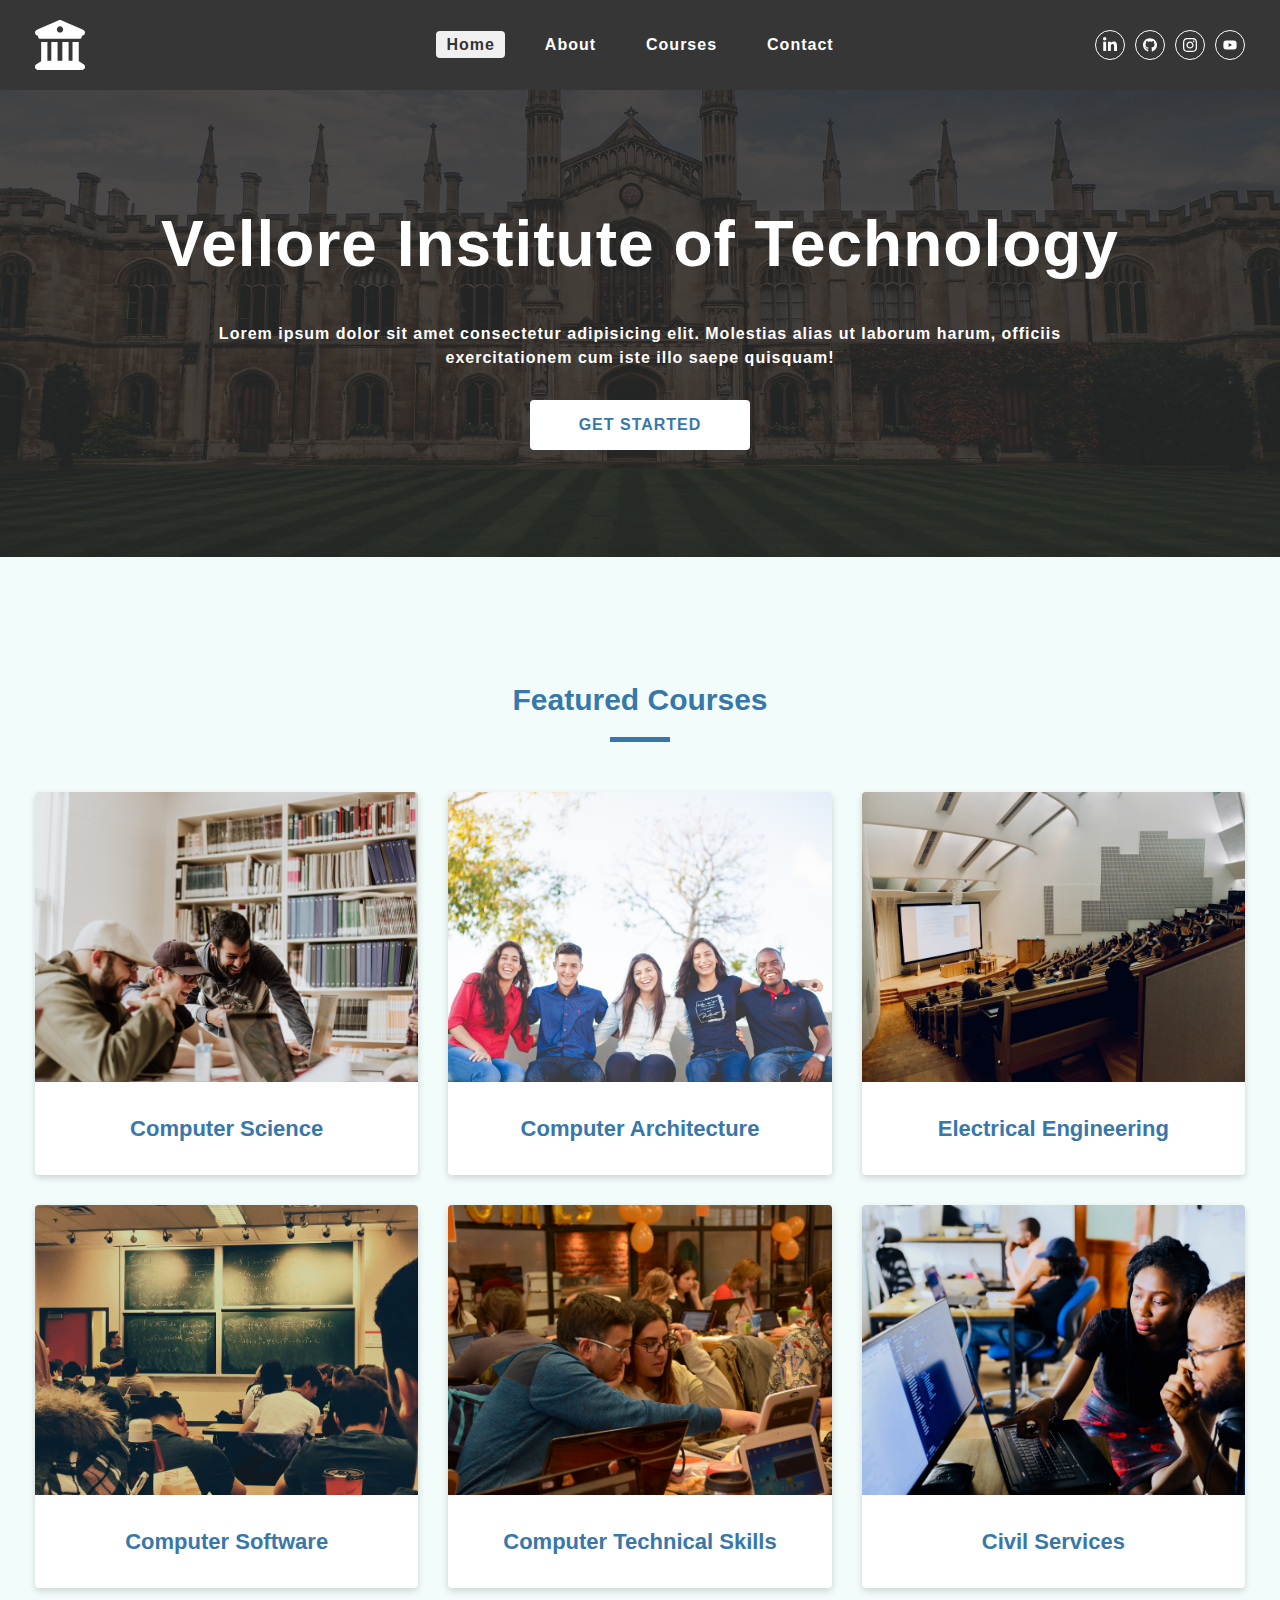
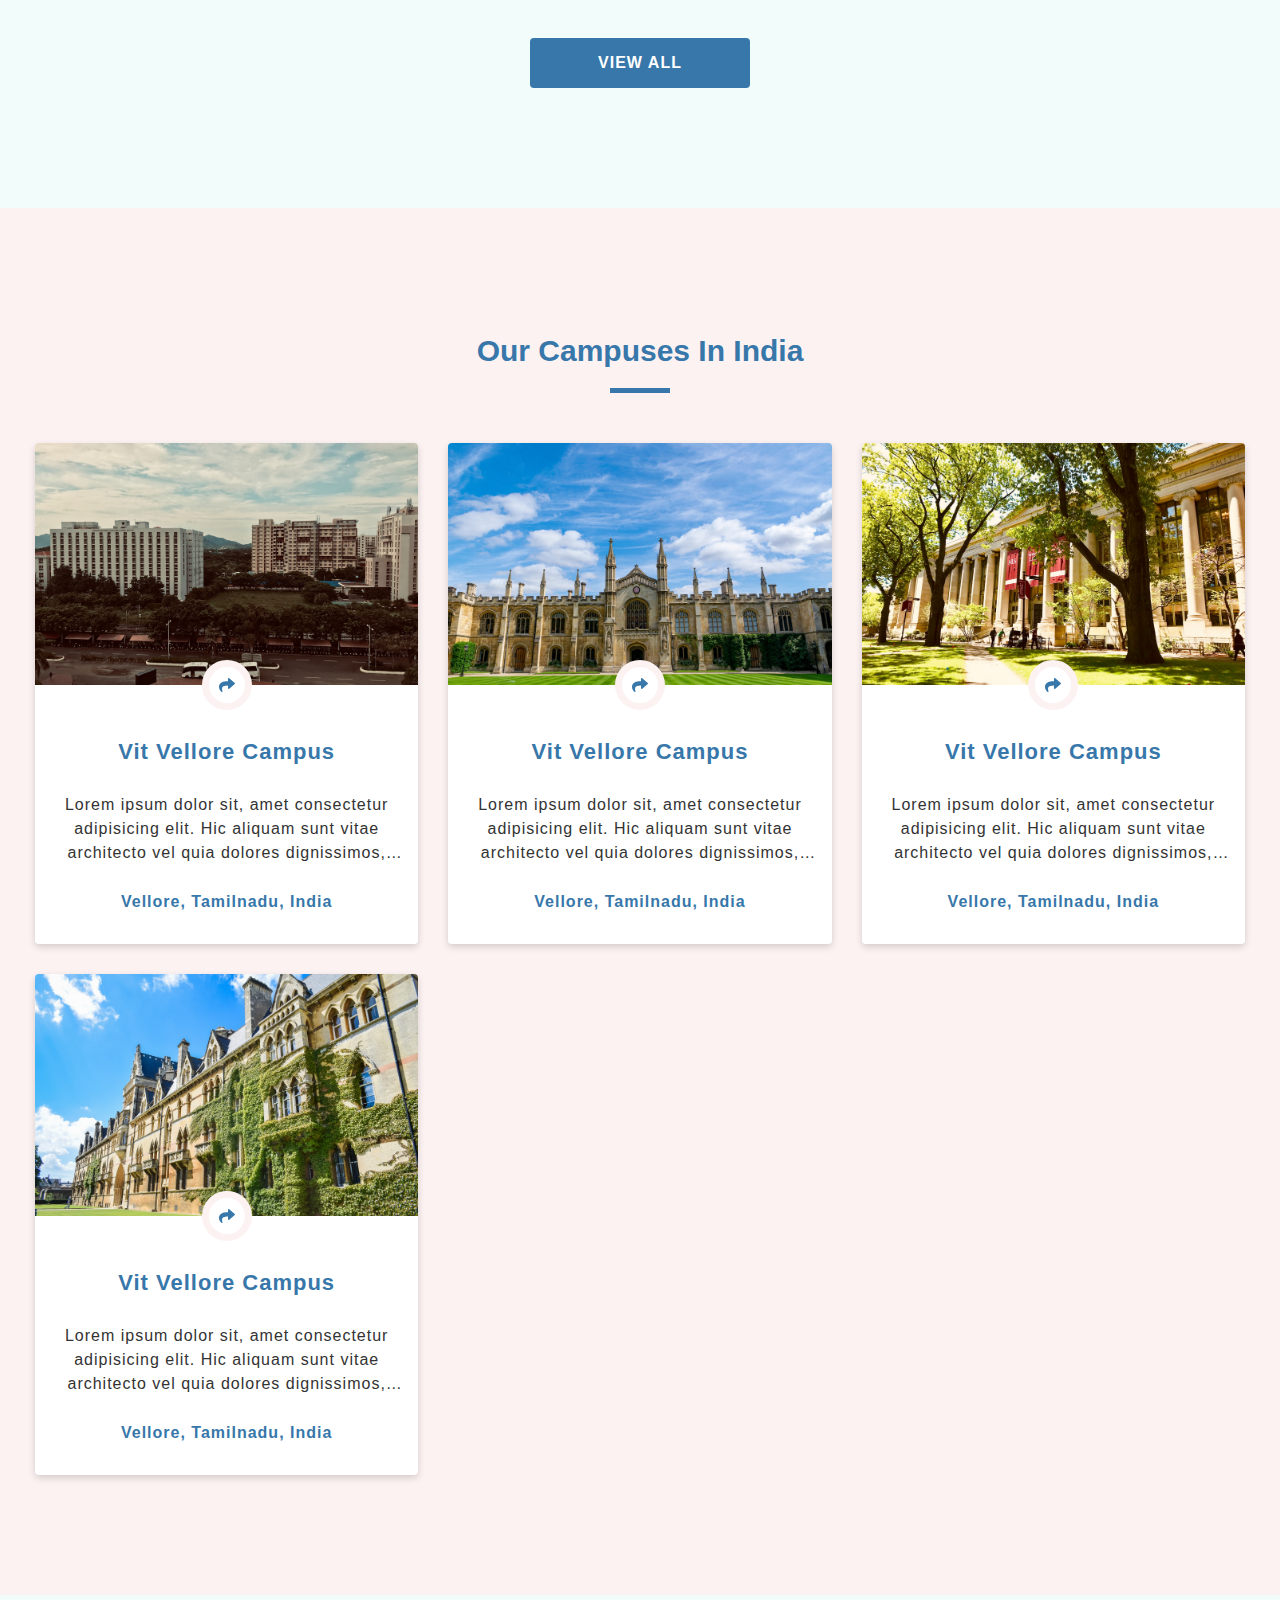
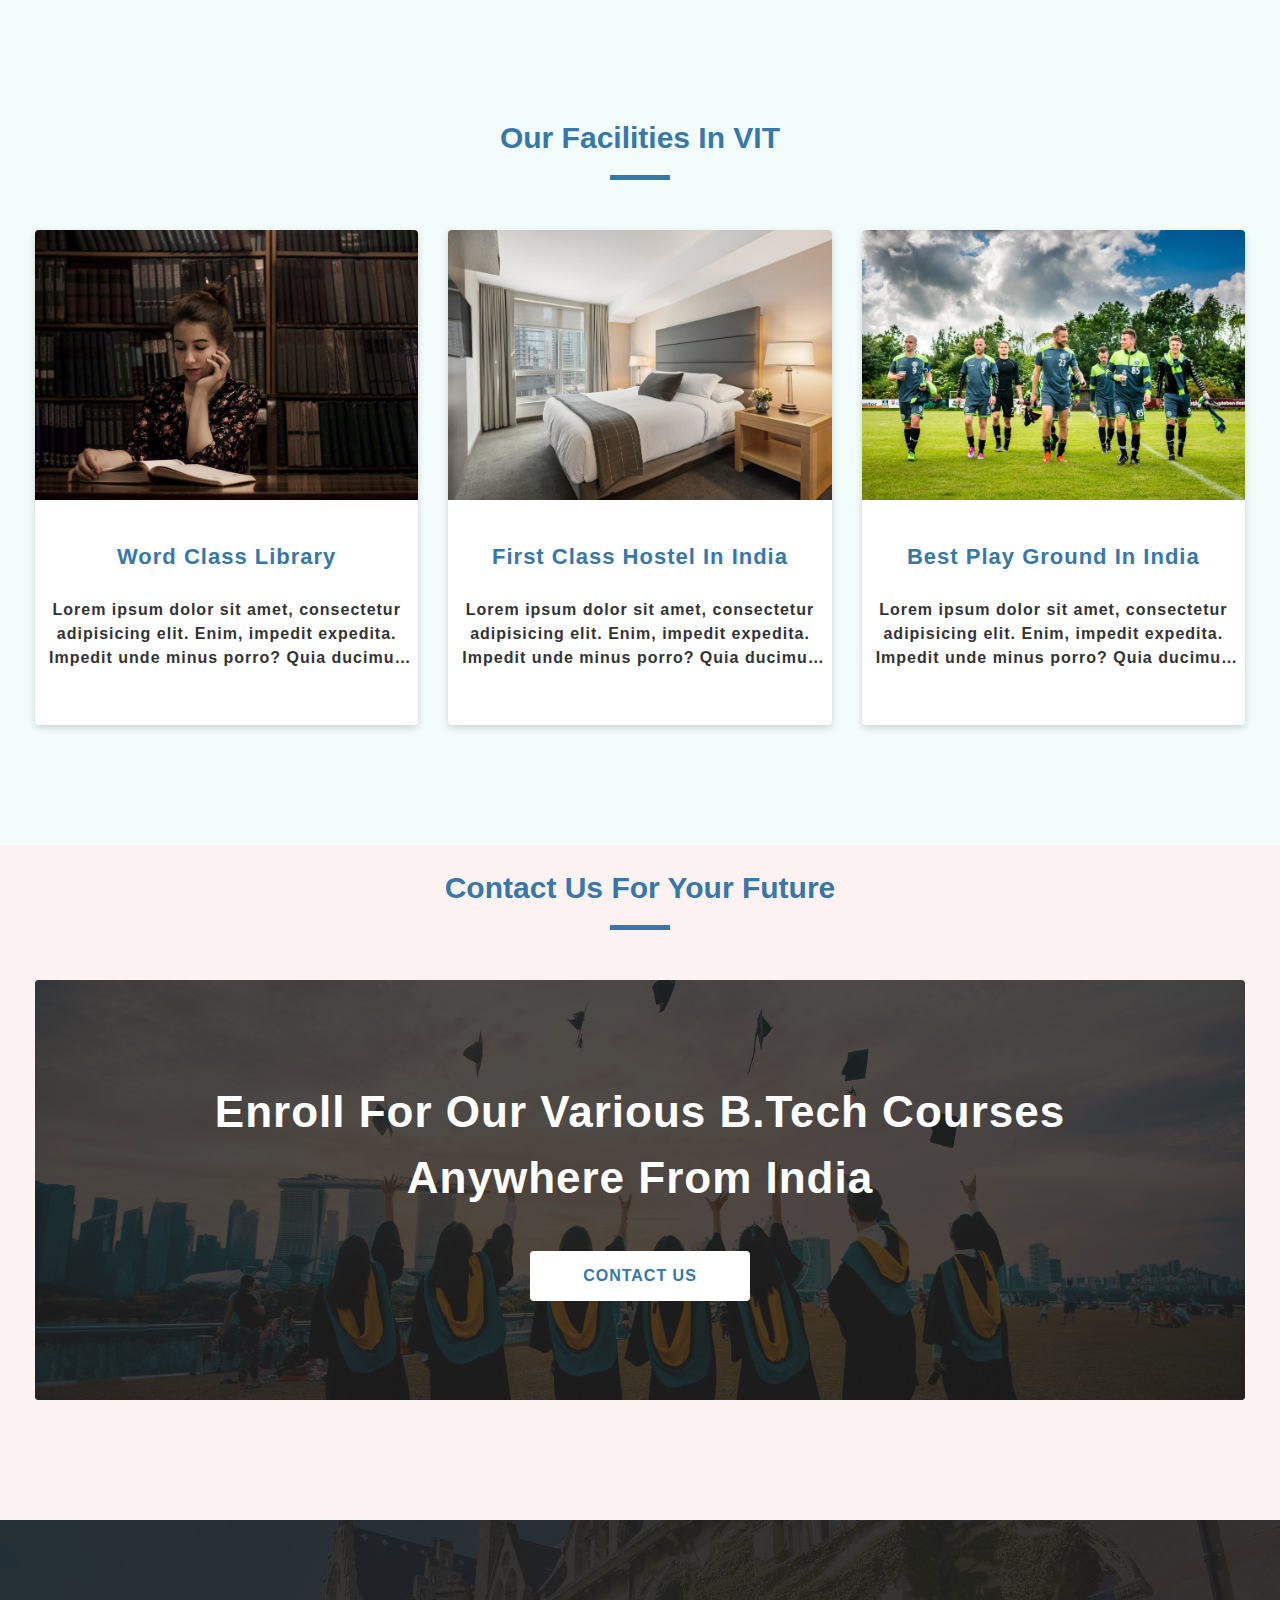
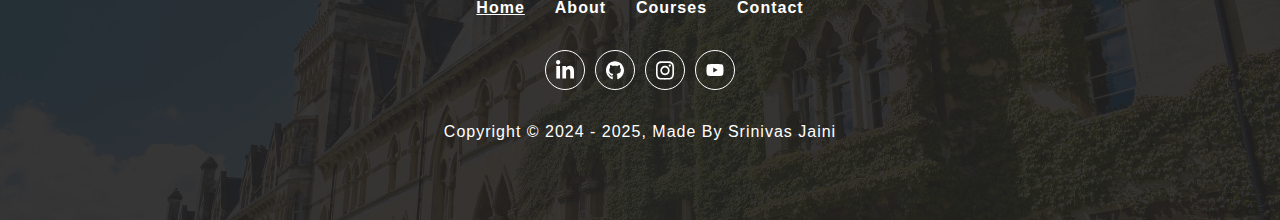
<file: index.html>
<!DOCTYPE html>
<html lang="en">

<head>
    <meta charset="UTF-8">
    <meta name="viewport" content="width=device-width, initial-scale=1.0">
    <title>SrinivaS || Vellore Institute of Technology</title>
    <link rel="shortcut icon" href="./icons/university.svg" type="image/x-icon">
    <link rel="stylesheet" href="./css/style.css">
    <link rel="stylesheet" href="./css/navbar.css">
    <link rel="stylesheet" href="./css/common.css">
    <link rel="stylesheet" href="./css/sidebar.css">
    <link rel="stylesheet" href="./css/footer.css">
    <link rel="stylesheet" href="./css/home.css">
</head>

<body>
    <!-- nav section start -->
    <nav class="nav-container">
        <div class="nav-center wrapper">
            <div class="logo-section">
                <a href="./">
                    <img src="./icons/university.svg" alt="university logo" class="logo">
                </a>
            </div>
            <div class="hamburger">
                <img src="./icons/bars.svg" alt="sidebar open button">
            </div>
            <div class="nav-links-main">
                <ul class="nav-links">
                    <li><a href="./" class="nav-link active">home</a></li>
                    <li><a href="./about.html" class="nav-link">about</a></li>
                    <li><a href="./courses.html" class="nav-link">courses</a></li>
                    <li><a href="./contact.html" class="nav-link">contact</a></li>
                </ul>
            </div>
            <div class="nav-social-links-main">
                <ul class="nav-social-links">
                    <li class="nav-social-link">
                        <a href="#">
                            <img src="./icons/linkedin.svg" alt="linkedin">
                        </a>
                    </li>
                    <li class="nav-social-link">
                        <a href="#">
                            <img src="./icons/github.svg" alt="github">
                        </a>
                    </li>
                    <li class="nav-social-link">
                        <a href="#">
                            <img src="./icons/instagram.svg" alt="instagram">
                        </a>
                    </li>
                    <li class="nav-social-link">
                        <a href="#">
                            <img src="./icons/youtube.svg" alt="youtube">
                        </a>
                    </li>
                </ul>
            </div>
        </div>
    </nav>
    <!-- nav section end -->

    <!-- sidebar section start -->
    <aside class="sidebar-container">
        <div class="sidebar-center wrapper">
            <div class="side-header">
                <div class="logo-section">
                    <a href="./">
                        <img src="./icons/university.svg" alt="sidebar logo">
                    </a>
                </div>
                <div class="close-button">
                    <img src="./icons/close.svg" alt="sidebar close button">
                </div>
            </div>
            <div class="sidebar-content paddingTopMobile-fifty">
                <div class="sidebar-links-main">
                    <ul class="sidebar-links">
                        <li><a href="./" class="nav-link active">home</a></li>
                        <li><a href="./about.html" class="nav-link">about</a></li>
                        <li><a href="./courses.html" class="nav-link">courses</a></li>
                        <li><a href="./contact.html" class="nav-link">contact</a></li>
                    </ul>
                </div>
            </div>
        </div>
    </aside>
    <!-- sidebar section end -->

    <!-- hero section start -->
    <div class="page-hero-container">
        <div class="page-hero">
            <div class="hero-img-component">
                <div class="img-container">
                    <img src="./assets/university-banner.jpeg" alt="university banner image">
                </div>
            </div>
            <div class="hero-box paddingBottomMobile-thirty paddingTopMobile-thirty">
                <div class="hero-content text-container text-center wrapper ">
                    <h1 class="heading">Vellore Institute of Technology</h1>
                    <p class="desc">Lorem ipsum dolor sit amet consectetur adipisicing elit. Molestias alias ut laborum
                        harum, officiis exercitationem cum iste illo saepe quisquam!</p>
                    <div class="button-container">
                        <a href="./contact.html" class="home-button button-primary-light">get started</a>
                    </div>
                </div>
            </div>
        </div>
    </div>
    <!-- hero section end -->

    <!-- featured courses start -->
    <div class="featured-courses-container light-blue-background">
        <div class="featured-courses-center wrapper">
            <div class="section-title paddingTopDesktop-hundred 
            paddingTopMobile-fifty">
                <h3 class="title">featured courses</h3>
                <div class="underline"></div>
            </div>
            <section
                class="featured-courses paddingTopDesktop-fifty paddingBottomDesktop-fifty paddingTopMobile-fifty paddingBottomMobile-fifty three-column-layout">
                <!-- single course start -->
                <article class="single-course">
                    <div class="img-container">
                        <img src="./assets/course-1.jpeg" alt="course one">
                    </div>
                    <div class="course-title">
                        <p>computer science</p>
                    </div>

                </article>
                <!-- single course end -->
                <!-- single course start -->
                <article class="single-course">
                    <div class="img-container">
                        <img src="./assets/course-2.jpeg" alt="course two">
                    </div>
                    <div class="course-title">
                        <p>computer architecture</p>
                    </div>

                </article>
                <!-- single course end -->
                <!-- single course start -->
                <article class="single-course">
                    <div class="img-container">
                        <img src="./assets/course-3.jpeg" alt="course three">
                    </div>
                    <div class="course-title">
                        <p>electrical engineering</p>
                    </div>

                </article>
                <!-- single course end -->
                <!-- single course start -->
                <article class="single-course">
                    <div class="img-container">
                        <img src="./assets/course-4.jpeg" alt="course four">
                    </div>
                    <div class="course-title">
                        <p>computer software</p>
                    </div>

                </article>
                <!-- single course end -->
                <!-- single course start -->
                <article class="single-course">
                    <div class="img-container">
                        <img src="./assets/course-5.jpeg" alt="course five">
                    </div>
                    <div class="course-title">
                        <p>computer technical skills</p>
                    </div>

                </article>
                <!-- single course end -->
                <!-- single course start -->
                <article class="single-course">
                    <div class="img-container">
                        <img src="./assets/course-6.jpeg" alt="course six">
                    </div>
                    <div class="course-title">
                        <p>civil services</p>
                    </div>

                </article>
                <!-- single course end -->
            </section>
            <div class="paddingBottomMobile-fifty paddingBottomDesktop-hundred text-center">
                <a href="./courses.html" class="button-primary-dark">view all</a>
            </div>
        </div>
    </div>
    <!-- featured courses end -->

    <!-- our campuses start -->
    <div class="our-compuses-container light-pink-background">
        <div class="our-compuses-center wrapper">
            <div class="section-title paddingTopDesktop-hundred paddingTopMobile-fifty">
                <h3 class="title">our campuses in india</h3>
                <div class="underline"></div>
            </div>
            <section
                class="our-campuses paddingTopDesktop-fifty paddingBottomDesktop-hundred paddingBottomMobile-fifty paddingTopMobile-fifty three-column-layout">
                <!-- single campuss start  -->
                <article class="each-campus">
                    <div class="img-container">
                        <img src="./assets/campus-1.jpeg" alt="campus 1">
                        <a href="#" class="share-icon-campus">
                            <img src="./icons/share.svg" alt="share icon">
                        </a>
                    </div>
                    <div class="campus-info text-center">
                        <h2 class="campus-title">vit vellore campus</h2>
                        <p class="desc">Lorem ipsum dolor sit, amet consectetur adipisicing elit. Hic aliquam sunt vitae
                            architecto vel quia dolores dignissimos, provident quisquam tempore.</p>
                        <h4 class="address">vellore, tamilnadu, india</h4>
                    </div>
                </article>
                <!-- single campuss end -->
                <!-- single campuss start  -->
                <article class="each-campus">
                    <div class="img-container">
                        <img src="./assets/campus-2.jpeg" alt="campus 2">
                        <a href="#" class="share-icon-campus">
                            <img src="./icons/share.svg" alt="share icon">
                        </a>
                    </div>
                    <div class="campus-info text-center">
                        <h2 class="campus-title">vit vellore campus</h2>
                        <p class="desc">Lorem ipsum dolor sit, amet consectetur adipisicing elit. Hic aliquam sunt vitae
                            architecto vel quia dolores dignissimos, provident quisquam tempore.</p>
                        <h4 class="address">vellore, tamilnadu, india</h4>
                    </div>
                </article>
                <!-- single campuss end -->
                <!-- single campuss start  -->
                <article class="each-campus">
                    <div class="img-container">
                        <img src="./assets/campus-3.jpeg" alt="campus 3">
                        <a href="#" class="share-icon-campus">
                            <img src="./icons/share.svg" alt="share icon">
                        </a>
                    </div>
                    <div class="campus-info text-center">
                        <h2 class="campus-title">vit vellore campus</h2>
                        <p class="desc">Lorem ipsum dolor sit, amet consectetur adipisicing elit. Hic aliquam sunt vitae
                            architecto vel quia dolores dignissimos, provident quisquam tempore.</p>
                        <h4 class="address">vellore, tamilnadu, india</h4>
                    </div>
                </article>
                <!-- single campuss end -->
                <!-- single campuss start  -->
                <article class="each-campus">
                    <div class="img-container">
                        <img src="./assets/campus-4.jpeg" alt="campus 4">
                        <a href="#" class="share-icon-campus">
                            <img src="./icons/share.svg" alt="share icon">
                        </a>
                    </div>
                    <div class="campus-info text-center">
                        <h2 class="campus-title">vit vellore campus</h2>
                        <p class="desc">Lorem ipsum dolor sit, amet consectetur adipisicing elit. Hic aliquam sunt vitae
                            architecto vel quia dolores dignissimos, provident quisquam tempore.</p>
                        <h4 class="address">vellore, tamilnadu, india</h4>
                    </div>
                </article>
                <!-- single campuss end -->
            </section>
        </div>
    </div>
    <!-- our campuses end -->

    <!-- facilities section start -->
    <div class="our-facilities-container light-blue-background">
        <div class="our-facilities-center wrapper">
            <div class="section-title paddingTopDesktop-hundred paddingTopMobile-fifty">
                <h3 class="title">our facilities in VIT</h3>
                <div class="underline"></div>
            </div>
            <section
                class="our-faciities paddingTopDesktop-fifty paddingBottomDesktop-hundred paddingTopMobile-fifty paddingBottomMobile-fifty three-column-layout">
                <!-- single facility start -->
                <article class="each-facility">
                    <div class="img-container">
                        <img src="./assets/facility-1.jpeg" alt="facility-1" class="img">
                    </div>
                    <div
                        class="facility-info text-center paddingTopMobile-thirty paddingTopDesktop-fourty paddingBottomDesktop-thirty">
                        <h3 class="facility-title">word class library</h3>
                        <p class="facility-desc">Lorem ipsum dolor sit amet, consectetur adipisicing elit. Enim, impedit
                            expedita. Impedit unde minus porro? Quia ducimus repellat voluptate, dolores in id facere
                            animi ipsa velit rerum commodi possimus necessitatibus iure minima voluptates? Ratione
                            aliquam neque a dolore? Et aut omnis expedita. Eum fuga itaque quidem molestias aperiam
                            recusandae vero?</p>
                    </div>
                </article>
                <!-- single facility end -->
                <!-- single facility start -->
                <article class="each-facility">
                    <div class="img-container">
                        <img src="./assets/facility-2.jpeg" alt="facility-2" class="img">
                    </div>
                    <div
                        class="facility-info text-center paddingTopMobile-thirty paddingTopDesktop-fourty paddingBottomDesktop-thirty">
                        <h3 class="facility-title">first class hostel in india</h3>
                        <p class="facility-desc">Lorem ipsum dolor sit amet, consectetur adipisicing elit. Enim, impedit
                            expedita. Impedit unde minus porro? Quia ducimus repellat voluptate, dolores in id facere
                            animi ipsa velit rerum commodi possimus necessitatibus iure minima voluptates? Ratione
                            aliquam neque a dolore? Et aut omnis expedita. Eum fuga itaque quidem molestias aperiam
                            recusandae vero?</p>
                    </div>
                </article>
                <!-- single facility end -->
                <!-- single facility start -->
                <article class="each-facility">
                    <div class="img-container">
                        <img src="./assets/facility-3.jpeg" alt="facility-3" class="img">
                    </div>
                    <div
                        class="facility-info text-center paddingTopMobile-thirty paddingTopDesktop-fourty paddingBottomDesktop-thirty">
                        <h3 class="facility-title">best play ground in india</h3>
                        <p class="facility-desc">Lorem ipsum dolor sit amet, consectetur adipisicing elit. Enim, impedit
                            expedita. Impedit unde minus porro? Quia ducimus repellat voluptate, dolores in id facere
                            animi ipsa velit rerum commodi possimus necessitatibus iure minima voluptates? Ratione
                            aliquam neque a dolore? Et aut omnis expedita. Eum fuga itaque quidem molestias aperiam
                            recusandae vero?</p>
                    </div>
                </article>
                <!-- single facility end -->
            </section>
        </div>
    </div>
    <!-- facilites section end -->
    <!-- contact promotion section start -->
    <div class="contact-promotion-container light-pink-background">
        <div class="contact-promotion-center wrapper">
            <div class="section-title">
                <h3 class="title">contact us for your future</h3>
                <div class="underline"></div>
            </div>
            <section
                class="contact-promotion paddingTopDesktop-fifty paddingBottomDesktop-hundred paddingTopMobile-fifty paddingBottomMobile-fifty">
                <div class="contact-promo-img">
                    <img src="./assets/contact-promotion.jpeg" alt="contact us promotion image">
                    <div class="contact-info-container text-center text-container">
                        <h2 class="contact-heading">enroll for our various b.tech courses anywhere from india</h2>
                        <a href="./contact.html" class="button-primary-light">contact us</a>
                    </div>
                </div>
            </section>
        </div>
    </div>
    <!-- contact promotion section end -->

    <!-- footer section start -->
    <footer class="footer-container">
        <div class="footer-center wrapper">
            <div class="footer-links-main">
                <ul class="footer-links">
                    <li><a href="./" class="footer-link active">home</a></li>
                    <li><a href="./about.html" class="footer-link">about</a></li>
                    <li><a href="./courses.html" class="footer-link">courses</a></li>
                    <li><a href="./contact.html" class="footer-link">contact</a></li>
                </ul>
            </div>
            <div class="social-links-main">
                <ul class="social-links">
                    <li class="social-link"><a href="#"><img src="./icons/linkedin.svg" alt="linkedin"></a></li>
                    <li class="social-link"><a href="#"><img src="./icons/github.svg" alt="github"></a></li>
                    <li class="social-link"><a href="#"><img src="./icons/instagram.svg" alt="instagram"></a></li>
                    <li class="social-link"><a href="#"><img src="./icons/youtube.svg" alt="youtube"></a></li>
                </ul>
            </div>
            <div class="footer-copy-right">
                <p>
                    copyright &copy; 2024 - <span class="copyright-date">2025</span>, made by srinivas jaini
                </p>
            </div>
        </div>

    </footer>
    <!-- footer section end -->

    <!-- script -->
    <script src="./js/app.js"></script>
</body>

</html>
</file>
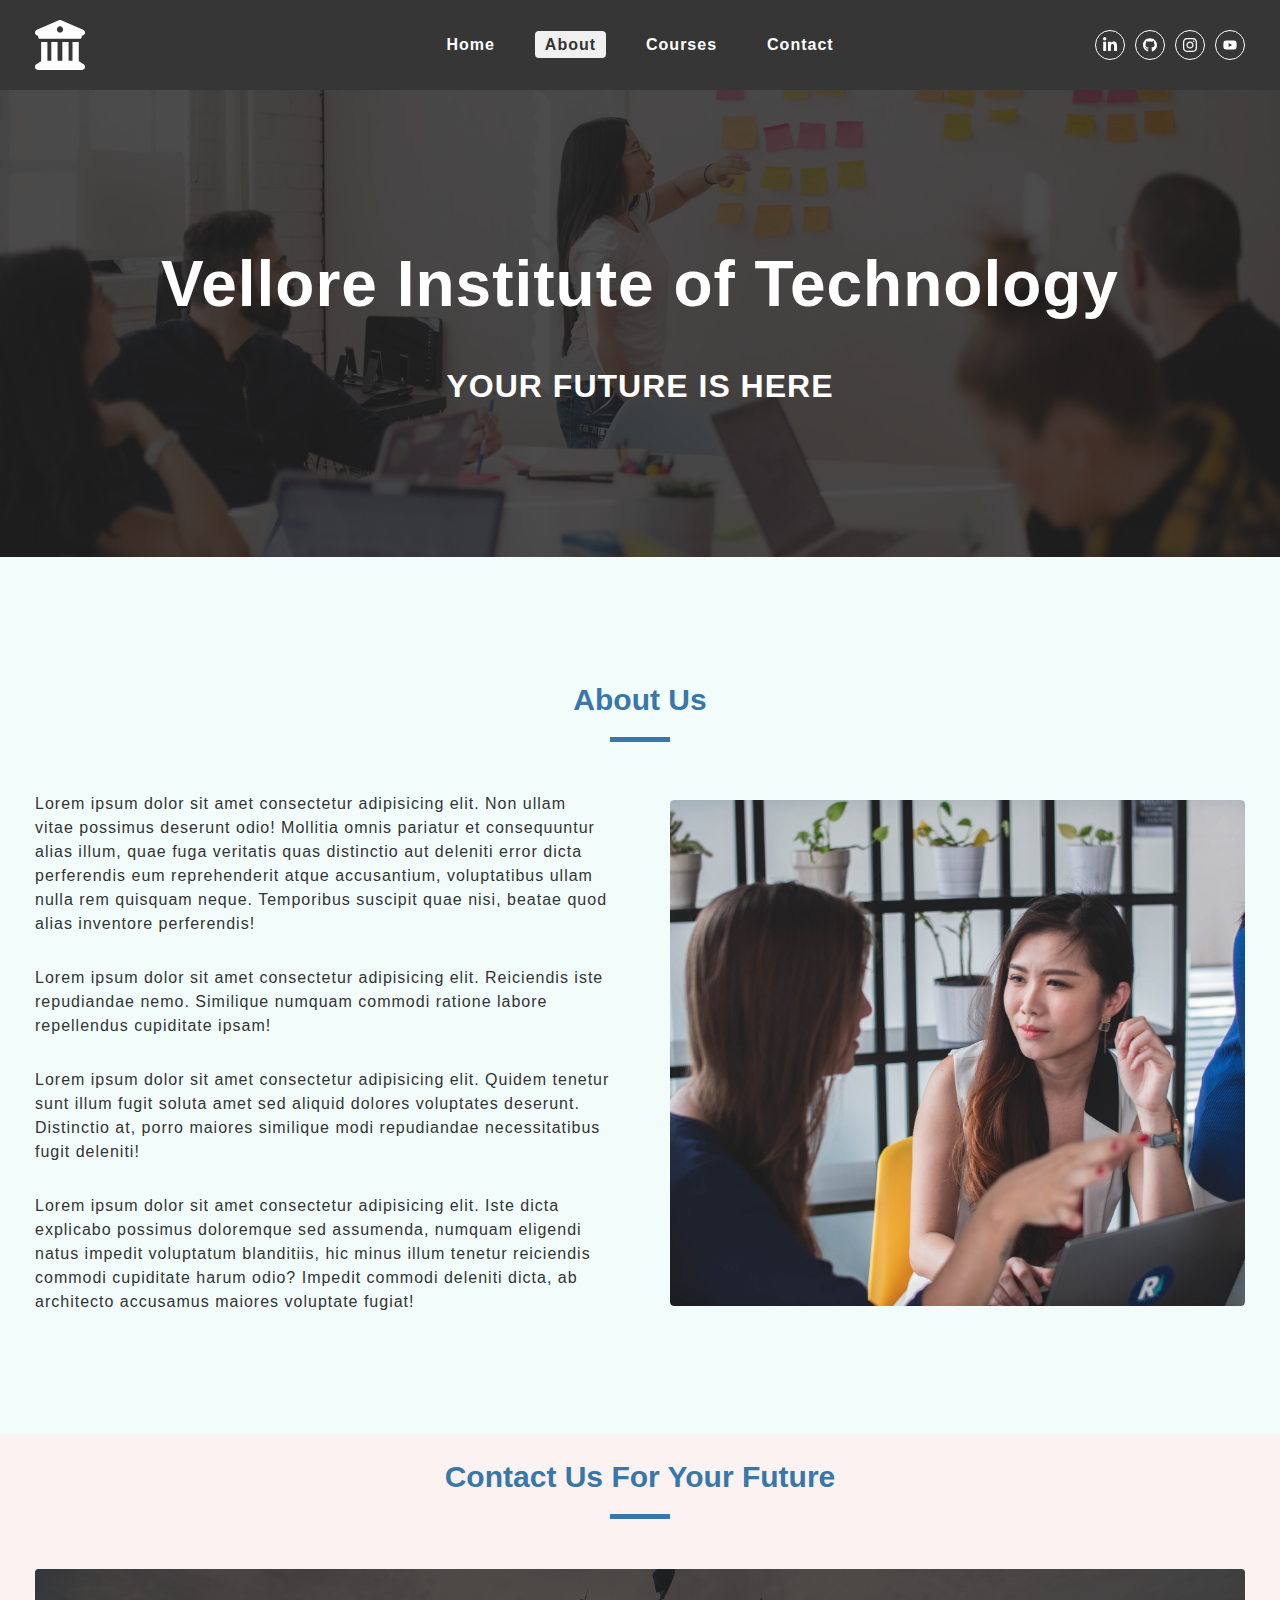
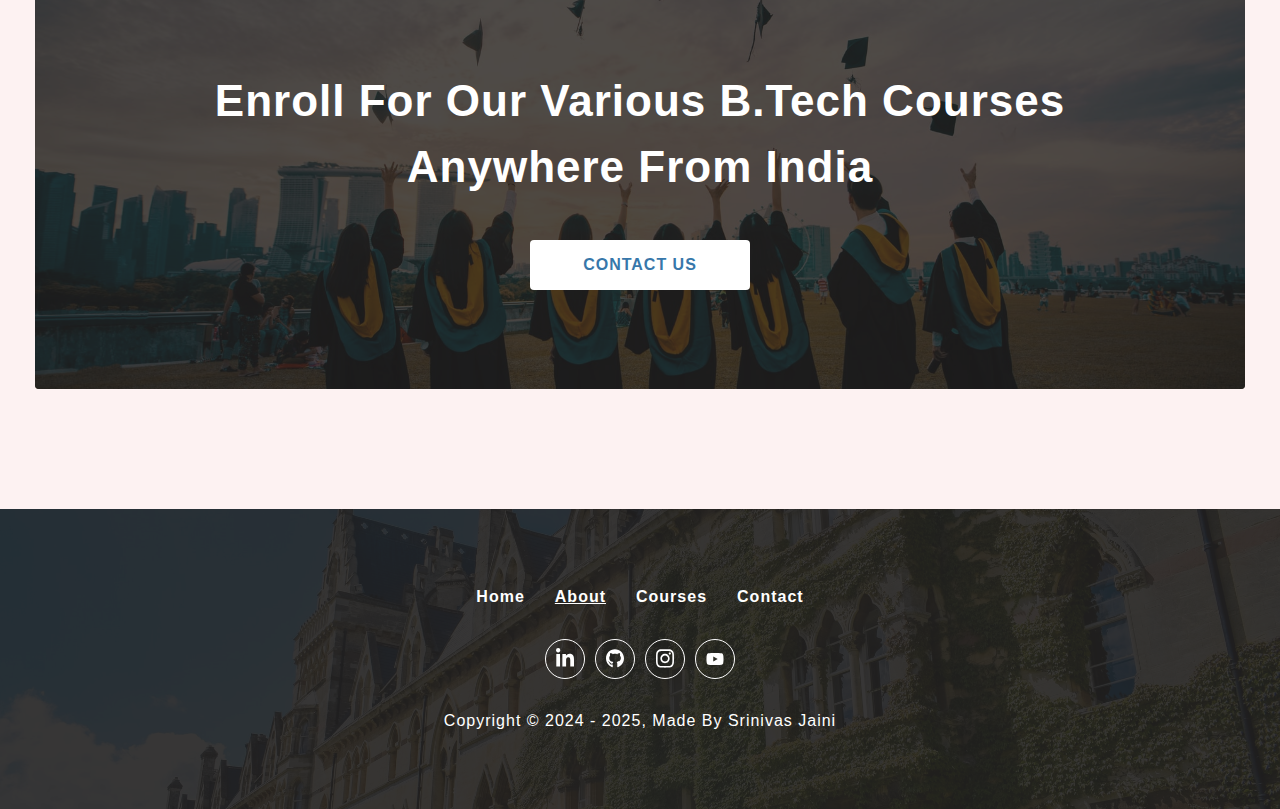
<file: about.html>
<!DOCTYPE html>
<html lang="en">

<head>
    <meta charset="UTF-8">
    <meta name="viewport" content="width=device-width, initial-scale=1.0">
    <title>SrinivaS || About Vellore Institute of Technology</title>
    <link rel="shortcut icon" href="./icons/university.svg" type="image/x-icon">
    <link rel="stylesheet" href="./css/style.css">
    <link rel="stylesheet" href="./css/navbar.css">
    <link rel="stylesheet" href="./css/common.css">
    <link rel="stylesheet" href="./css/sidebar.css">
    <link rel="stylesheet" href="./css/footer.css">
    <link rel="stylesheet" href="./css/single-featured.css">
</head>

<body>
    <!-- nav section start -->
    <nav class="nav-container">
        <div class="nav-center wrapper">
            <div class="logo-section">
                <a href="./">
                    <img src="./icons/university.svg" alt="university logo" class="logo">
                </a>
            </div>
            <div class="hamburger">
                <img src="./icons/bars.svg" alt="sidebar open button">
            </div>
            <div class="nav-links-main">
                <ul class="nav-links">
                    <li><a href="./" class="nav-link">home</a></li>
                    <li><a href="./about.html" class="nav-link active">about</a></li>
                    <li><a href="./courses.html" class="nav-link">courses</a></li>
                    <li><a href="./contact.html" class="nav-link">contact</a></li>
                </ul>
            </div>
            <div class="nav-social-links-main">
                <ul class="nav-social-links">
                    <li class="nav-social-link">
                        <a href="#">
                            <img src="./icons/linkedin.svg" alt="linkedin">
                        </a>
                    </li>
                    <li class="nav-social-link">
                        <a href="#">
                            <img src="./icons/github.svg" alt="github">
                        </a>
                    </li>
                    <li class="nav-social-link">
                        <a href="#">
                            <img src="./icons/instagram.svg" alt="instagram">
                        </a>
                    </li>
                    <li class="nav-social-link">
                        <a href="#">
                            <img src="./icons/youtube.svg" alt="youtube">
                        </a>
                    </li>
                </ul>
            </div>
        </div>
    </nav>
    <!-- nav section end -->

    <!-- sidebar section start -->
    <aside class="sidebar-container">
        <div class="sidebar-center wrapper">
            <div class="side-header">
                <div class="logo-section">
                    <a href="./">
                        <img src="./icons/university.svg" alt="sidebar logo">
                    </a>
                </div>
                <div class="close-button">
                    <img src="./icons/close.svg" alt="sidebar close button">
                </div>
            </div>
            <div class="sidebar-content paddingTopMobile-fifty">
                <div class="sidebar-links-main">
                    <ul class="sidebar-links">
                        <li><a href="./" class="nav-link">home</a></li>
                        <li><a href="./about.html" class="nav-link active">about</a></li>
                        <li><a href="./courses.html" class="nav-link">courses</a></li>
                        <li><a href="./contact.html" class="nav-link">contact</a></li>
                    </ul>
                </div>
            </div>
        </div>
    </aside>
    <!-- sidebar section end -->
    <!-- hero section start -->
    <div class="page-hero-container">
        <div class="page-hero">
            <div class="hero-img-component">
                <div class="img-container">
                    <img src="./assets/about-banner.jpeg" alt="about banner image">
                </div>
            </div>
            <div class="hero-box paddingBottomMobile-thirty paddingTopMobile-fifty wrapper">
                <div class="hero-content text-center text-container wrapper ">
                    <h1 class="heading">Vellore Institute of Technology</h1>
                    <div class="small-heading">your future is here</div>
                </div>
            </div>
        </div>
    </div>
    <!-- hero section end -->

    <!-- single featured container start -->
    <div class="single-featured-container reverse-content light-blue-background">
        <div class="single-featured-center wrapper">
            <div class="section-title paddingTopDesktop-hundred paddingTopMobile-fifty">
                <h3 class="title">about us</h3>
                <div class="underline"></div>
            </div>
            <div
                class="single-featured paddingTopDesktop-fifty paddingBottomDesktop-hundred paddingTopMobile-fifty paddingBottomMobile-fifty">
                <div class="image-component single-featured-image paddingBottomMobile-fifty">
                    <img src="./assets/about-section.jpeg" alt="about section image" class="img">
                </div>
                <div class="single-featured-text-component">
                    <div class="featured-center">
                        <div class="about-info">
                            <p>Lorem ipsum dolor sit amet consectetur adipisicing elit. Non ullam vitae possimus
                                deserunt odio! Mollitia omnis pariatur et consequuntur alias illum, quae fuga veritatis
                                quas distinctio aut deleniti error dicta perferendis eum reprehenderit atque
                                accusantium, voluptatibus ullam nulla rem quisquam neque. Temporibus suscipit quae nisi,
                                beatae quod alias inventore perferendis!</p>
                            <p>Lorem ipsum dolor sit amet consectetur adipisicing elit. Reiciendis iste repudiandae
                                nemo. Similique numquam commodi ratione labore repellendus cupiditate ipsam!</p>
                            <p>Lorem ipsum dolor sit amet consectetur adipisicing elit. Quidem tenetur sunt illum fugit
                                soluta amet sed aliquid dolores voluptates deserunt. Distinctio at, porro maiores
                                similique modi repudiandae necessitatibus fugit deleniti!</p>
                            <p>Lorem ipsum dolor sit amet consectetur adipisicing elit. Iste dicta explicabo possimus
                                doloremque sed assumenda, numquam eligendi natus impedit voluptatum blanditiis, hic
                                minus illum tenetur reiciendis commodi cupiditate harum odio? Impedit commodi deleniti
                                dicta, ab architecto accusamus maiores voluptate fugiat!</p>
                        </div>
                    </div>
                </div>
            </div>
        </div>
    </div>
    <!-- single featured container  end -->
    <!-- contact promotion section start -->
    <div class="contact-promotion-container light-pink-background">
        <div class="contact-promotion-center wrapper">
            <div class="section-title">
                <h3 class="title">contact us for your future</h3>
                <div class="underline"></div>
            </div>
            <section
                class="contact-promotion paddingTopDesktop-fifty paddingBottomDesktop-hundred paddingTopMobile-fifty paddingBottomMobile-fifty">
                <div class="contact-promo-img">
                    <img src="./assets/contact-promotion.jpeg" alt="contact us promotion image">
                    <div class="contact-info-container text-center text-container">
                        <h2 class="contact-heading">enroll for our various b.tech courses anywhere from india</h2>
                        <a href="./contact.html" class="button-primary-light">contact us</a>
                    </div>
                </div>
            </section>
        </div>
    </div>
    <!-- contact promotion section end -->
    <!-- footer section start -->
    <footer class="footer-container">
        <div class="footer-center wrapper">
            <div class="footer-links-main">
                <ul class="footer-links">
                    <li><a href="./" class="footer-link">home</a></li>
                    <li><a href="./about.html" class="footer-link active">about</a></li>
                    <li><a href="./courses.html" class="footer-link">courses</a></li>
                    <li><a href="./contact.html" class="footer-link">contact</a></li>
                </ul>
            </div>
            <div class="social-links-main">
                <ul class="social-links">
                    <li class="social-link"><a href="#"><img src="./icons/linkedin.svg" alt="linkedin"></a></li>
                    <li class="social-link"><a href="#"><img src="./icons/github.svg" alt="github"></a></li>
                    <li class="social-link"><a href="#"><img src="./icons/instagram.svg" alt="instagram"></a></li>
                    <li class="social-link"><a href="#"><img src="./icons/youtube.svg" alt="youtube"></a></li>
                </ul>
            </div>
            <div class="footer-copy-right">
                <p>
                    copyright &copy; 2024 - <span class="copyright-date">2025</span>, made by srinivas jaini
                </p>
            </div>
        </div>

    </footer>
    <!-- footer section end -->
    <script src="./js/app.js"></script>
</body>

</html>
</file>
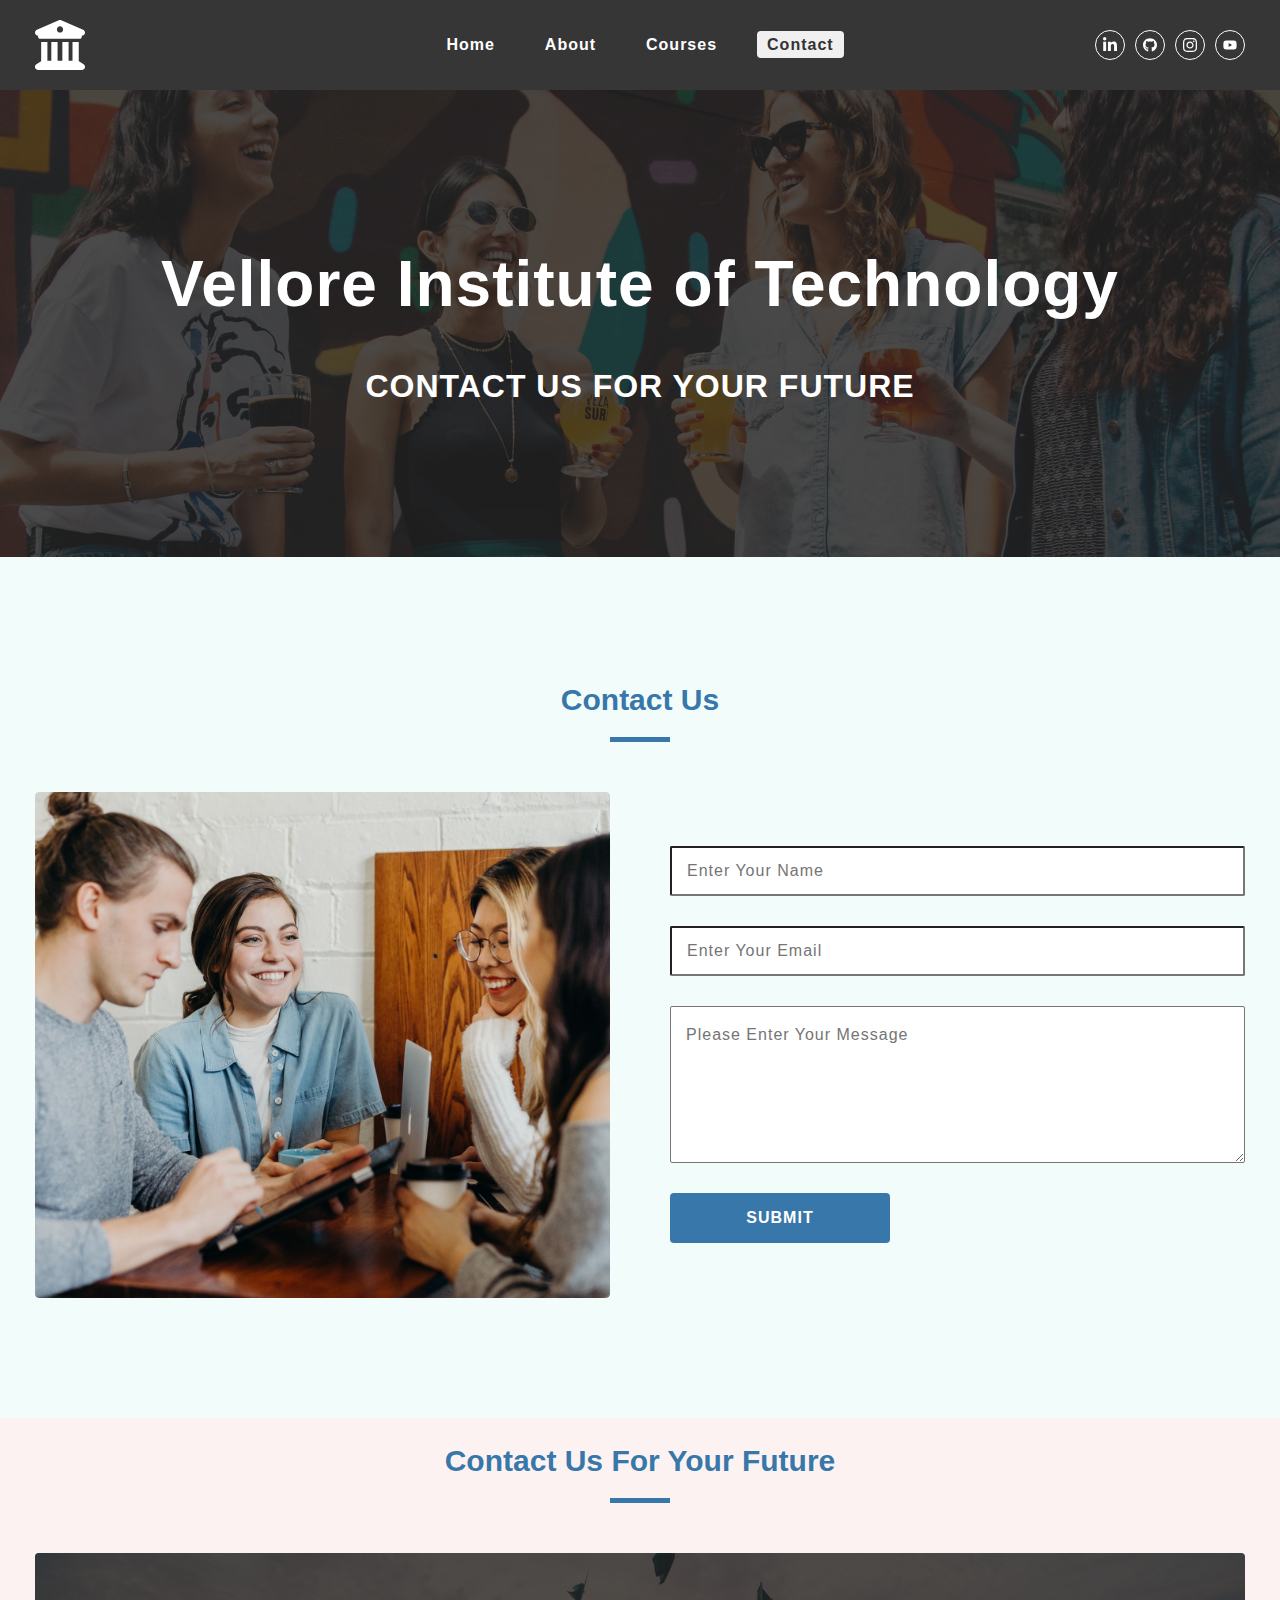
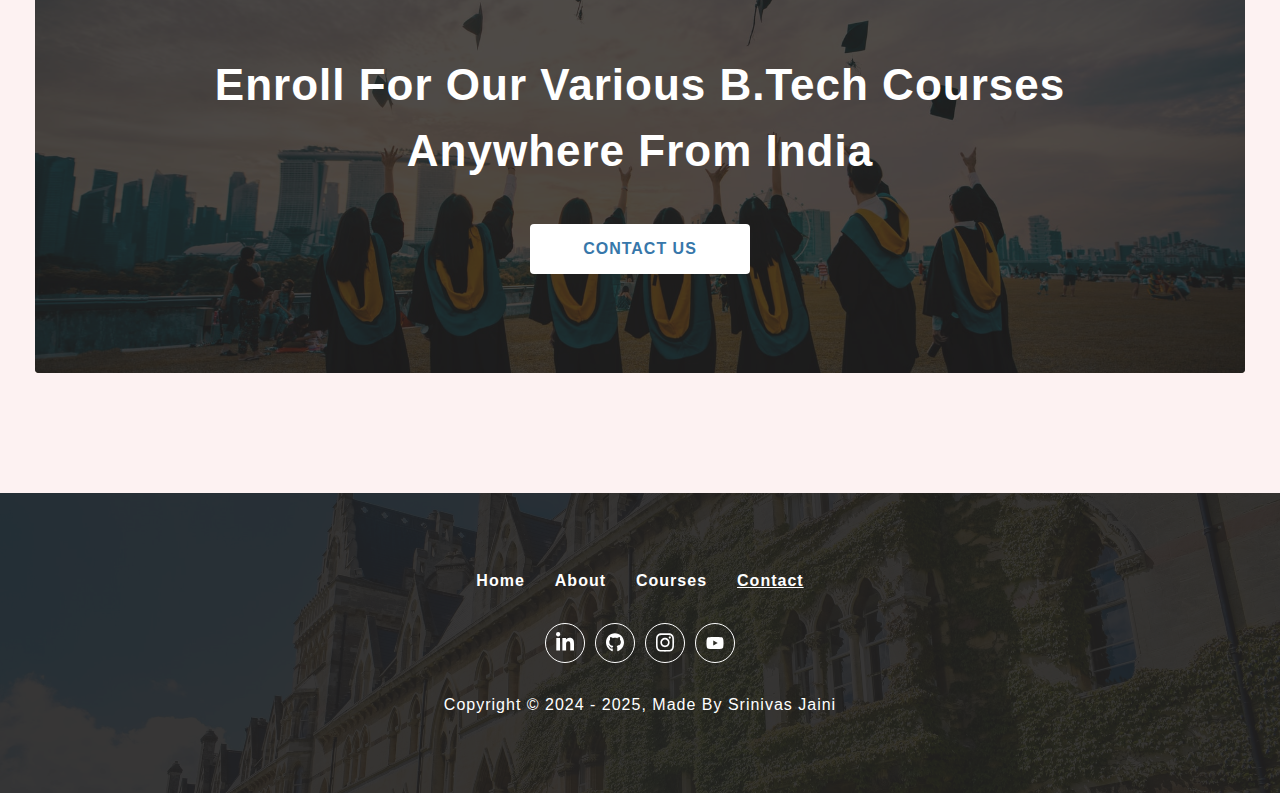
<file: contact.html>
<!DOCTYPE html>
<html lang="en">

<head>
    <meta charset="UTF-8">
    <meta name="viewport" content="width=device-width, initial-scale=1.0">
    <title>SrinivaS || Contact Vellore Institute of Technology</title>
    <link rel="shortcut icon" href="./icons/university.svg" type="image/x-icon">
    <link rel="stylesheet" href="./css/style.css">
    <link rel="stylesheet" href="./css/navbar.css">
    <link rel="stylesheet" href="./css/common.css">
    <link rel="stylesheet" href="./css/sidebar.css">
    <link rel="stylesheet" href="./css/footer.css">
    <link rel="stylesheet" href="./css/single-featured.css">
</head>

<body>
    <!-- nav section start -->
    <nav class="nav-container">
        <div class="nav-center wrapper">
            <div class="logo-section">
                <a href="./">
                    <img src="./icons/university.svg" alt="university logo" class="logo">
                </a>
            </div>
            <div class="hamburger">
                <img src="./icons/bars.svg" alt="sidebar open button">
            </div>
            <div class="nav-links-main">
                <ul class="nav-links">
                    <li><a href="./" class="nav-link">home</a></li>
                    <li><a href="./about.html" class="nav-link">about</a></li>
                    <li><a href="./courses.html" class="nav-link">courses</a></li>
                    <li><a href="./contact.html" class="nav-link active">contact</a></li>
                </ul>
            </div>
            <div class="nav-social-links-main">
                <ul class="nav-social-links">
                    <li class="nav-social-link">
                        <a href="#">
                            <img src="./icons/linkedin.svg" alt="linkedin">
                        </a>
                    </li>
                    <li class="nav-social-link">
                        <a href="#">
                            <img src="./icons/github.svg" alt="github">
                        </a>
                    </li>
                    <li class="nav-social-link">
                        <a href="#">
                            <img src="./icons/instagram.svg" alt="instagram">
                        </a>
                    </li>
                    <li class="nav-social-link">
                        <a href="#">
                            <img src="./icons/youtube.svg" alt="youtube">
                        </a>
                    </li>
                </ul>
            </div>
        </div>
    </nav>
    <!-- nav section end -->

    <!-- sidebar section start -->
    <aside class="sidebar-container">
        <div class="sidebar-center wrapper">
            <div class="side-header">
                <div class="logo-section">
                    <a href="./">
                        <img src="./icons/university.svg" alt="sidebar logo">
                    </a>
                </div>
                <div class="close-button">
                    <img src="./icons/close.svg" alt="sidebar close button">
                </div>
            </div>
            <div class="sidebar-content paddingTopMobile-fifty">
                <div class="sidebar-links-main">
                    <ul class="sidebar-links">
                        <li><a href="./" class="nav-link">home</a></li>
                        <li><a href="./about.html" class="nav-link">about</a></li>
                        <li><a href="./courses.html" class="nav-link">courses</a></li>
                        <li><a href="./contact.html" class="nav-link active">contact</a></li>
                    </ul>
                </div>
            </div>
        </div>
    </aside>
    <!-- sidebar section end -->
    <!-- hero section start -->
    <div class="page-hero-container">
        <div class="page-hero">
            <div class="hero-img-component">
                <div class="img-container">
                    <img src="./assets/contact-banner.jpeg" alt="contact banner image">
                </div>
            </div>
            <div class="hero-box paddingBottomMobile-thirty paddingTopMobile-thirty">
                <div class="hero-content text-container text-center wrapper ">
                    <h1 class="heading">Vellore Institute of Technology</h1>
                    <div class="small-heading">Contact Us For Your Future</div>
                </div>
            </div>
        </div>
    </div>
    <!-- hero section end -->

    <!-- single featured container start -->
    <div class="single-featured-container light-blue-background">
        <div class="single-featured-center wrapper">
            <div class="section-title paddingTopDesktop-hundred paddingTopMobile-fifty">
                <h3 class="title">contact us</h3>
                <div class="underline"></div>
            </div>
            <div
                class="single-featured paddingTopDesktop-fifty paddingBottomDesktop-hundred paddingTopMobile-fifty paddingBottomMobile-fifty">
                <div class="image-component single-featured-image paddingBottomMobile-fifty">
                    <img src="./assets/contact-section.jpeg" alt="contact section image" class="img">
                </div>
                <div class="single-featured-text-component">
                    <div class="featured-center">
                        <div class="about-info">
                            <form class="contact-us-form">
                                <input type="text" name="name" id="name" placeholder="enter your name"
                                    class="primary-input full-width-mobile full-width-desktop">
                                <input type="email" name="name" id="name" placeholder="enter your email"
                                    class="primary-input full-width-mobile full-width-desktop">
                                <textarea name="message" id="message" cols="30" rows="5"
                                    class="primary-textarea full-width-mobile full-width-desktop"
                                    placeholder="please enter your message"></textarea>
                                <button class="button-primary-dark full-width-mobile">submit</button>
                            </form>
                        </div>
                    </div>
                </div>
            </div>
        </div>
    </div>
    <!-- single featured container  end -->

    <!-- contact promotion section start -->
    <div class="contact-promotion-container light-pink-background">
        <div class="contact-promotion-center wrapper">
            <div class="section-title">
                <h3 class="title">contact us for your future</h3>
                <div class="underline"></div>
            </div>
            <section
                class="contact-promotion paddingTopDesktop-fifty paddingBottomDesktop-hundred paddingTopMobile-fifty paddingBottomMobile-fifty">
                <div class="contact-promo-img">
                    <img src="./assets/contact-promotion.jpeg" alt="contact us promotion image">
                    <div class="contact-info-container text-center text-container">
                        <h2 class="contact-heading">enroll for our various b.tech courses anywhere from india</h2>
                        <a href="./contact.html" class="button-primary-light">contact us</a>
                    </div>
                </div>
            </section>
        </div>
    </div>
    <!-- contact promotion section end -->
    <!-- footer section start -->
    <footer class="footer-container">
        <div class="footer-center wrapper">
            <div class="footer-links-main">
                <ul class="footer-links">
                    <li><a href="./" class="footer-link">home</a></li>
                    <li><a href="./about.html" class="footer-link">about</a></li>
                    <li><a href="./courses.html" class="footer-link">courses</a></li>
                    <li><a href="./contact.html" class="footer-link active">contact</a></li>
                </ul>
            </div>
            <div class="social-links-main">
                <ul class="social-links">
                    <li class="social-link"><a href="#"><img src="./icons/linkedin.svg" alt="linkedin"></a></li>
                    <li class="social-link"><a href="#"><img src="./icons/github.svg" alt="github"></a></li>
                    <li class="social-link"><a href="#"><img src="./icons/instagram.svg" alt="instagram"></a></li>
                    <li class="social-link"><a href="#"><img src="./icons/youtube.svg" alt="youtube"></a></li>
                </ul>
            </div>
            <div class="footer-copy-right">
                <p>
                    copyright &copy; 2024 - <span class="copyright-date">2025</span>, made by srinivas jaini
                </p>
            </div>
        </div>

    </footer>
    <!-- footer section end -->
    <script src="./js/app.js"></script>
</body>

</html>
</file>
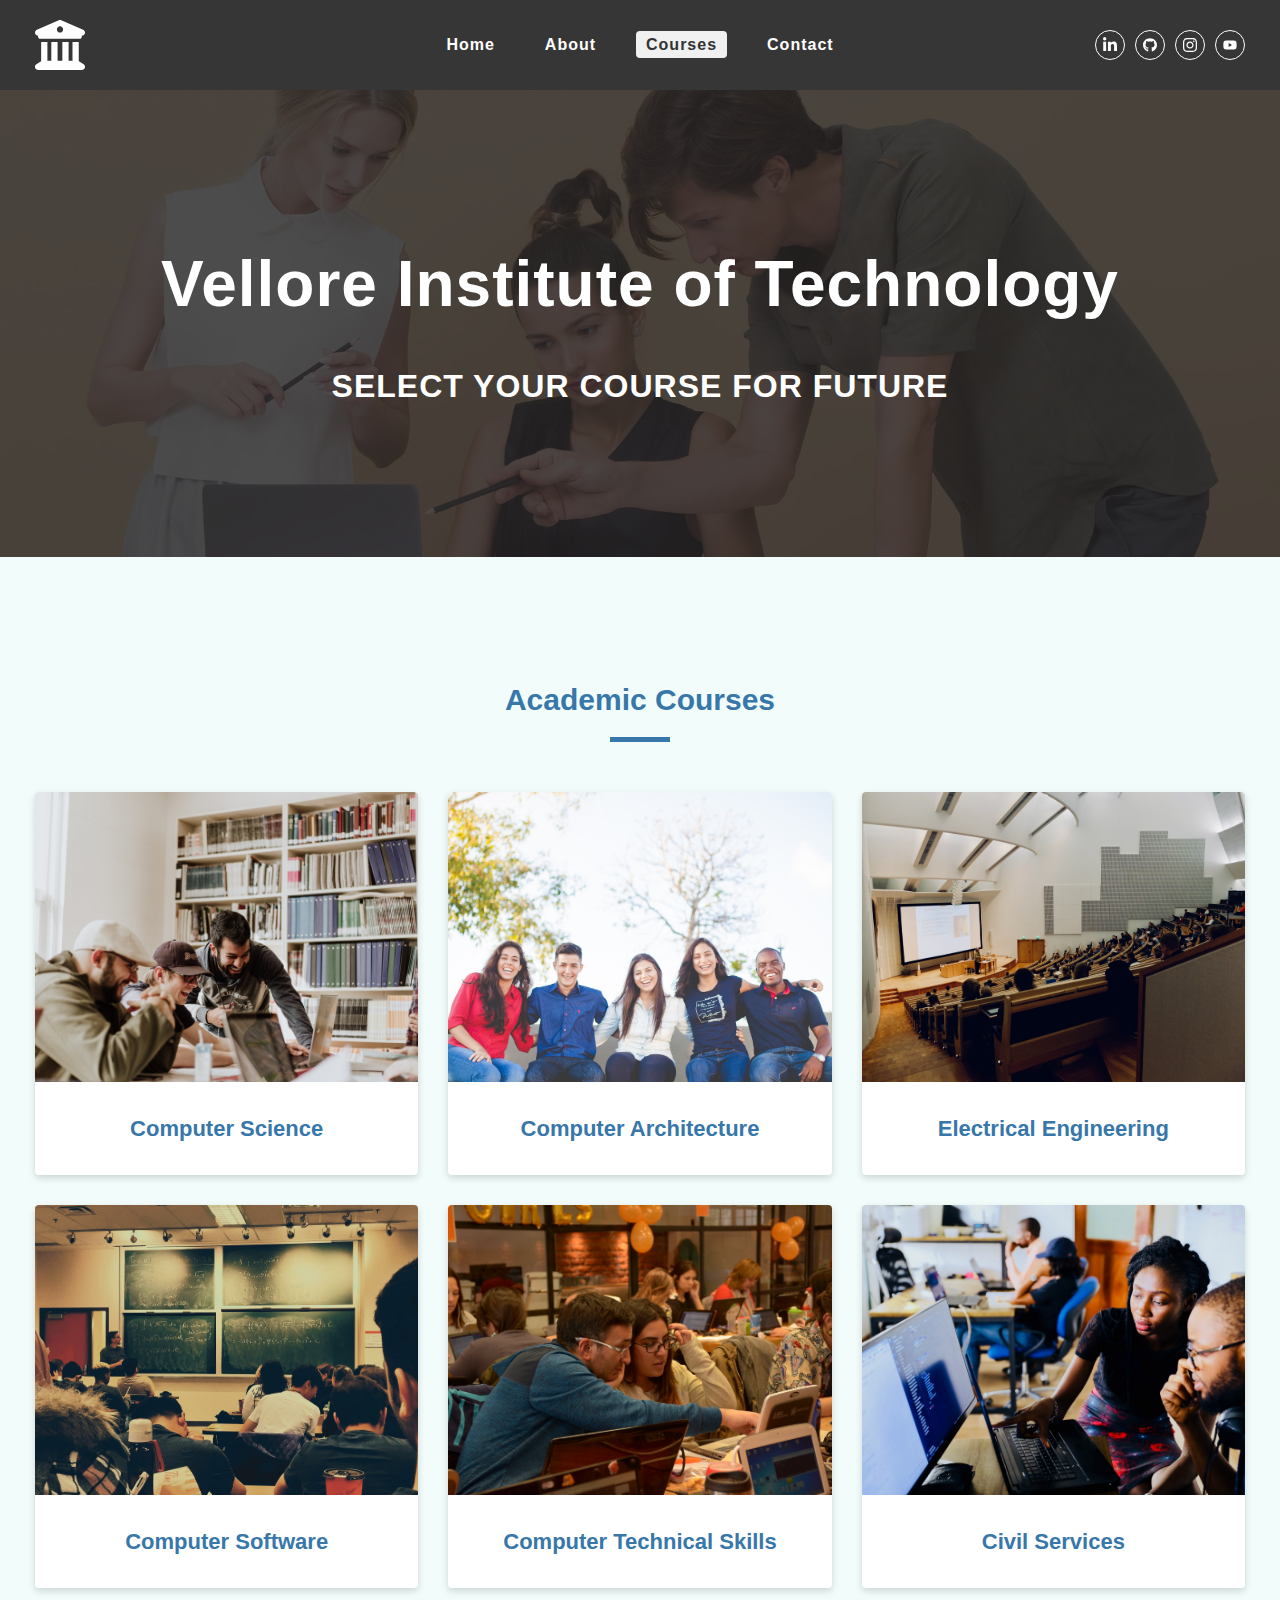
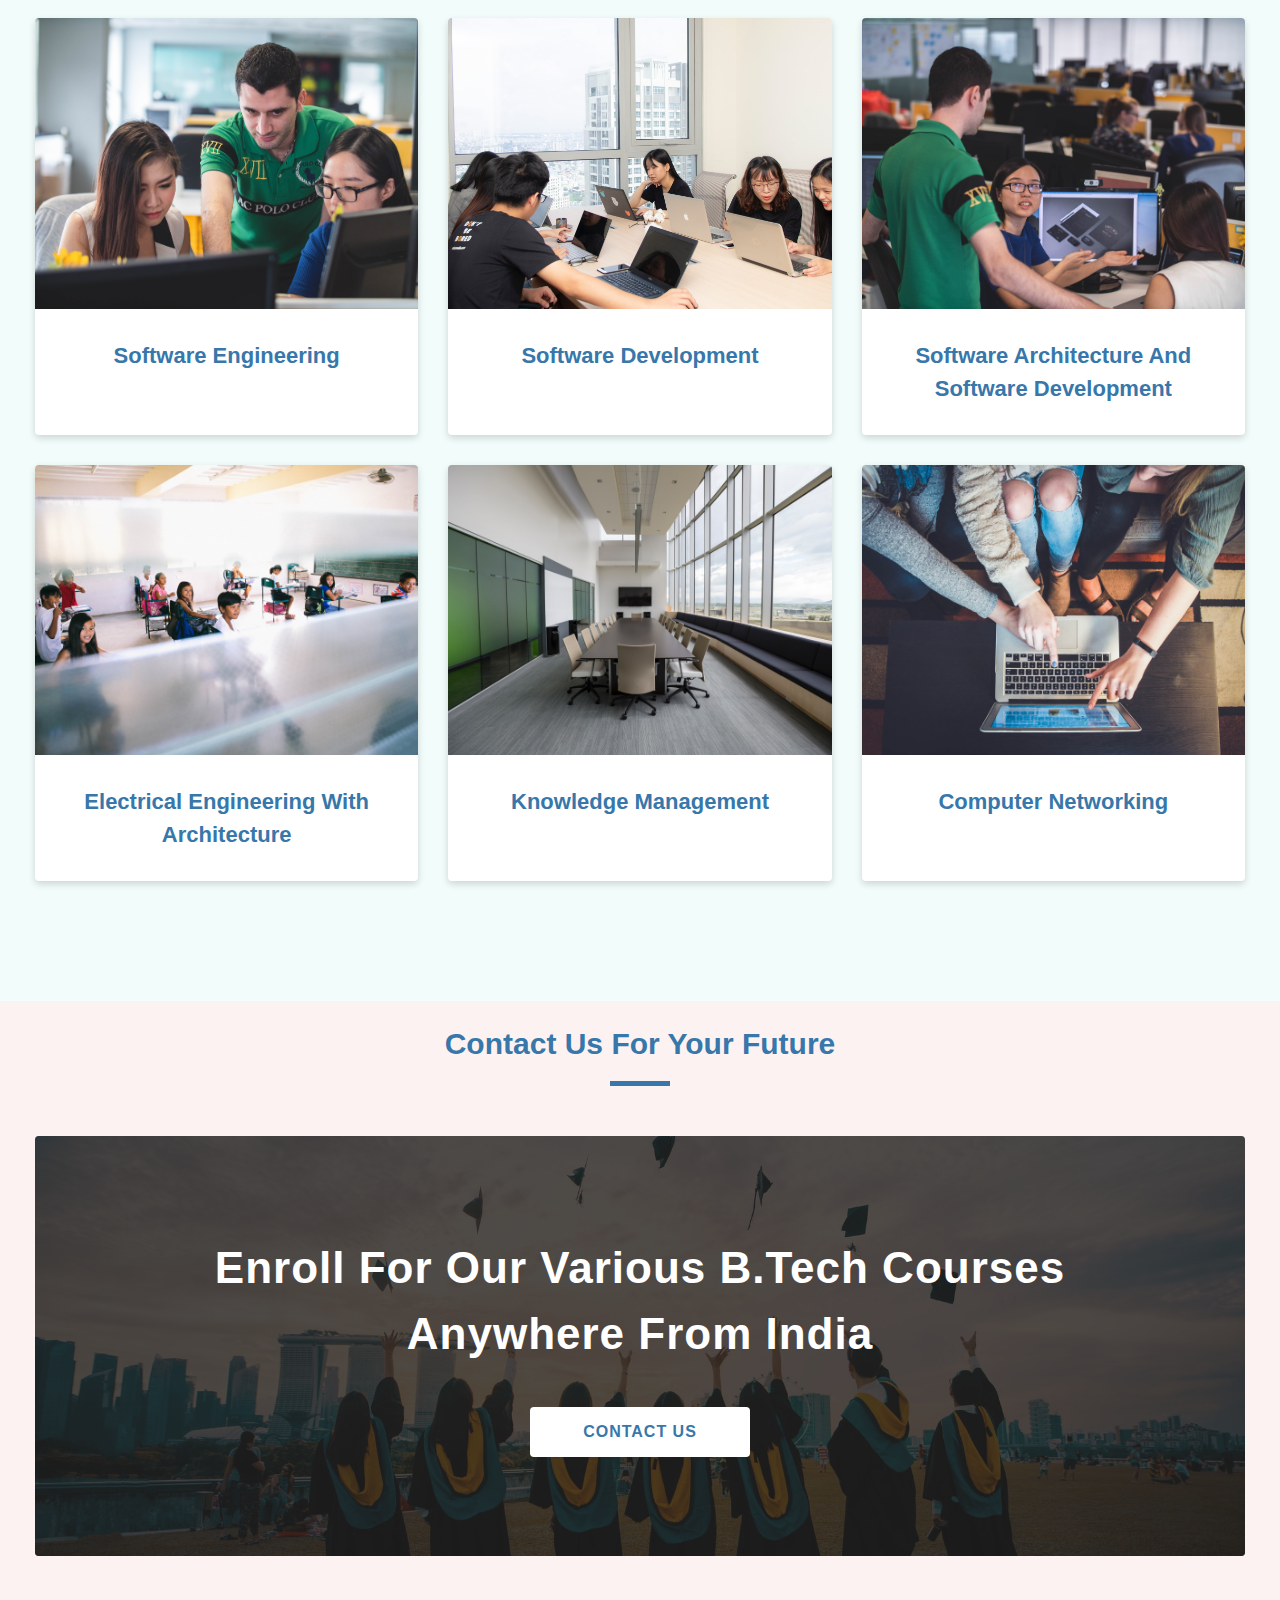
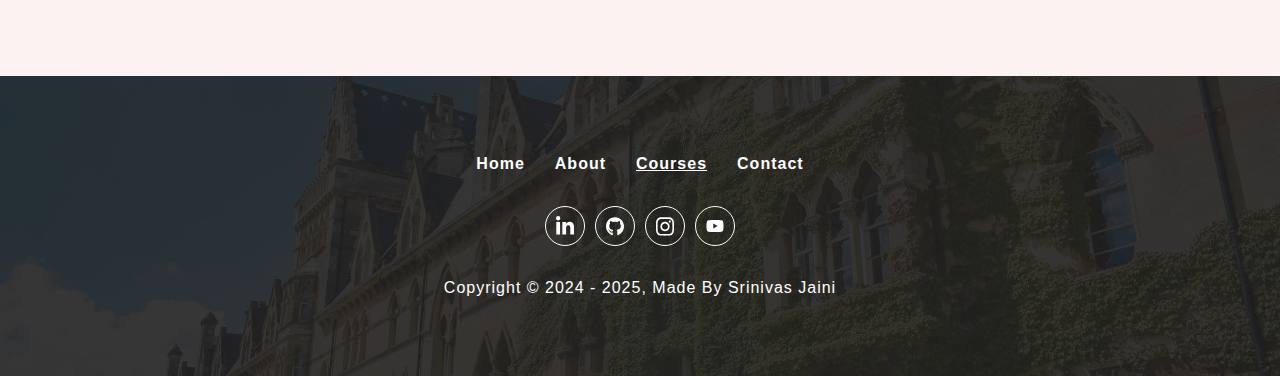
<file: courses.html>
<!DOCTYPE html>
<html lang="en">

<head>
    <meta charset="UTF-8">
    <meta name="viewport" content="width=device-width, initial-scale=1.0">
    <title>SrinivaS || Courses Vellore Institute of Technology</title>
    <link rel="shortcut icon" href="./icons/university.svg" type="image/x-icon">
    <link rel="stylesheet" href="./css/style.css">
    <link rel="stylesheet" href="./css/navbar.css">
    <link rel="stylesheet" href="./css/common.css">
    <link rel="stylesheet" href="./css/sidebar.css">
    <link rel="stylesheet" href="./css/footer.css">
</head>

<body>
    <!-- nav section start -->
    <nav class="nav-container">
        <div class="nav-center wrapper">
            <div class="logo-section">
                <a href="./">
                    <img src="./icons/university.svg" alt="university logo" class="logo">
                </a>
            </div>
            <div class="hamburger">
                <img src="./icons/bars.svg" alt="sidebar open button">
            </div>
            <div class="nav-links-main">
                <ul class="nav-links">
                    <li><a href="./" class="nav-link ">home</a></li>
                    <li><a href="./about.html" class="nav-link">about</a></li>
                    <li><a href="./courses.html" class="nav-link active">courses</a></li>
                    <li><a href="./contact.html" class="nav-link">contact</a></li>
                </ul>
            </div>
            <div class="nav-social-links-main">
                <ul class="nav-social-links">
                    <li class="nav-social-link">
                        <a href="#">
                            <img src="./icons/linkedin.svg" alt="linkedin">
                        </a>
                    </li>
                    <li class="nav-social-link">
                        <a href="#">
                            <img src="./icons/github.svg" alt="github">
                        </a>
                    </li>
                    <li class="nav-social-link">
                        <a href="#">
                            <img src="./icons/instagram.svg" alt="instagram">
                        </a>
                    </li>
                    <li class="nav-social-link">
                        <a href="#">
                            <img src="./icons/youtube.svg" alt="youtube">
                        </a>
                    </li>
                </ul>
            </div>
        </div>
    </nav>
    <!-- nav section end -->

    <!-- sidebar section start -->
    <aside class="sidebar-container">
        <div class="sidebar-center wrapper">
            <div class="side-header">
                <div class="logo-section">
                    <a href="./">
                        <img src="./icons/university.svg" alt="sidebar logo">
                    </a>
                </div>
                <div class="close-button">
                    <img src="./icons/close.svg" alt="sidebar close button">
                </div>
            </div>
            <div class="sidebar-content paddingTopMobile-fifty">
                <div class="sidebar-links-main">
                    <ul class="sidebar-links">
                        <li><a href="./" class="nav-link">home</a></li>
                        <li><a href="./about.html" class="nav-link">about</a></li>
                        <li><a href="./courses.html" class="nav-link active">courses</a></li>
                        <li><a href="./contact.html" class="nav-link">contact</a></li>
                    </ul>
                </div>
            </div>
        </div>
    </aside>
    <!-- sidebar section end -->
    <!-- hero section start -->
    <div class="page-hero-container">
        <div class="page-hero">
            <div class="hero-img-component">
                <div class="img-container">
                    <img src="./assets/courses-banner.jpeg" alt="courses banner image">
                </div>
            </div>
            <div class="hero-box paddingBottomMobile-thirty paddingTopMobile-thirty">
                <div class="hero-content text-container text-center wrapper ">
                    <h1 class="heading">Vellore Institute of Technology</h1>
                    <div class="small-heading">Select Your Course For Future</div>
                </div>
            </div>
        </div>
    </div>
    <!-- hero section end -->
    <!-- courses section start -->
    <div class="featured-courses-container light-blue-background">
        <div class="featured-courses-center wrapper">
            <div class="section-title paddingTopDesktop-hundred paddingTopMobile-fifty">
                <h3 class="title">academic courses</h3>
                <div class="underline"></div>
            </div>
            <section
                class=" featured-courses paddingTopDesktop-fifty paddingBottomDesktop-hundred paddingTopMobile-fifty paddingBottomDesktop-hundred paddingBottomMobile-fifty three-column-layout">
                <!-- single course start -->
                <article class="single-course">
                    <div class="img-container">
                        <img src="./assets/course-1.jpeg" alt="course one">
                    </div>
                    <div class="course-title">
                        <p>computer science</p>

                    </div>
                </article>
                <!-- single course end -->
                <!-- single course start -->
                <article class="single-course">
                    <div class="img-container">
                        <img src="./assets/course-2.jpeg" alt="course two">
                    </div>
                    <div class="course-title">
                        <p>computer architecture</p>
                    </div>

                </article>
                <!-- single course end -->
                <!-- single course start -->
                <article class="single-course">
                    <div class="img-container">
                        <img src="./assets/course-3.jpeg" alt="course three">
                    </div>
                    <div class="course-title">
                        <p>electrical engineering</p>

                    </div>
                </article>
                <!-- single course end -->
                <!-- single course start -->
                <article class="single-course">
                    <div class="img-container">
                        <img src="./assets/course-4.jpeg" alt="course four">
                    </div>
                    <div class="course-title">
                        <p>computer software</p>

                    </div>
                </article>
                <!-- single course end -->
                <!-- single course start -->
                <article class="single-course">
                    <div class="img-container">
                        <img src="./assets/course-5.jpeg" alt="course five">
                    </div>
                    <div class="course-title">
                        <p>computer technical skills</p>

                    </div>
                </article>
                <!-- single course end -->
                <!-- single course start -->
                <article class="single-course">
                    <div class="img-container">
                        <img src="./assets/course-6.jpeg" alt="course six">
                    </div>
                    <div class="course-title">
                        <p>civil services</p>

                    </div>
                </article>
                <!-- single course end -->
                <!-- single course start -->
                <article class="single-course">
                    <div class="img-container">
                        <img src="./assets/course-7.jpeg" alt="course seven">
                    </div>
                    <div class="course-title">
                        <p>software engineering</p>

                    </div>
                </article>
                <!-- single course end -->
                <!-- single course start -->
                <article class="single-course">
                    <div class="img-container">
                        <img src="./assets/course-8.jpeg" alt="course eight">
                    </div>
                    <div class="course-title">
                        <p>software development</p>

                    </div>
                </article>
                <!-- single course end -->
                <!-- single course start -->
                <article class="single-course">
                    <div class="img-container">
                        <img src="./assets/course-9.jpeg" alt="course nine">
                    </div>
                    <div class="course-title">
                        <p>software architecture and software development</p>

                    </div>
                </article>
                <!-- single course end -->
                <!-- single course start -->
                <article class="single-course">
                    <div class="img-container">
                        <img src="./assets/course-10.jpeg" alt="course ten">
                    </div>
                    <div class="course-title">
                        <p>electrical engineering with architecture</p>

                    </div>
                </article>
                <!-- single course end -->
                <!-- single course start -->
                <article class="single-course">
                    <div class="img-container">
                        <img src="./assets/course-11.jpeg" alt="course eleven">
                    </div>
                    <div class="course-title">
                        <p>knowledge management</p>

                    </div>
                </article>
                <!-- single course end -->
                <!-- single course start -->
                <article class="single-course">
                    <div class="img-container">
                        <img src="./assets/course-12.jpeg" alt="course twelve">
                    </div>
                    <div class="course-title">
                        <p>computer networking</p>

                    </div>
                </article>
                <!-- single course end -->
            </section>
        </div>
    </div>
    <!-- cousres section end -->
    <!-- contact promotion section start -->
    <div class="contact-promotion-container light-pink-background">
        <div class="contact-promotion-center wrapper">
            <div class="section-title">
                <h3 class="title">contact us for your future</h3>
                <div class="underline"></div>
            </div>
            <section
                class="contact-promotion paddingTopDesktop-fifty paddingBottomDesktop-hundred paddingTopMobile-fifty paddingBottomMobile-fifty">
                <div class="contact-promo-img">
                    <img src="./assets/contact-promotion.jpeg" alt="contact us promotion image">
                    <div class="contact-info-container text-center text-container">
                        <h2 class="contact-heading">enroll for our various b.tech courses anywhere from india</h2>
                        <a href="./contact.html" class="button-primary-light">contact us</a>
                    </div>
                </div>
            </section>
        </div>
    </div>
    <!-- contact promotion section end -->
    <!-- footer section start -->
    <footer class="footer-container">
        <div class="footer-center wrapper">
            <div class="footer-links-main">
                <ul class="footer-links">
                    <li><a href="./" class="footer-link">home</a></li>
                    <li><a href="./about.html" class="footer-link">about</a></li>
                    <li><a href="./courses.html" class="footer-link active">courses</a></li>
                    <li><a href="./contact.html" class="footer-link">contact</a></li>
                </ul>
            </div>
            <div class="social-links-main">
                <ul class="social-links">
                    <li class="social-link"><a href="#"><img src="./icons/linkedin.svg" alt="linkedin"></a></li>
                    <li class="social-link"><a href="#"><img src="./icons/github.svg" alt="github"></a></li>
                    <li class="social-link"><a href="#"><img src="./icons/instagram.svg" alt="instagram"></a></li>
                    <li class="social-link"><a href="#"><img src="./icons/youtube.svg" alt="youtube"></a></li>
                </ul>
            </div>
            <div class="footer-copy-right">
                <p>
                    copyright &copy; 2024 - <span class="copyright-date">2025</span>, made by srinivas jaini
                </p>
            </div>
        </div>

    </footer>
    <!-- footer section end -->
    <script src="./js/app.js"></script>
</body>

</html>
</file>
<file: css/style.css>
/* global variables */

:root {
    --clr-primary: #3777aa;
    --clr-primary-light: #2284d3;
    --clr-white: #ffffff;
    --clr-white-light: #f0f0f0;
    --clr-shadow: #00000029;
    --clr-black: #333333;
    --clr-black-30: #2220204d;
    --clr-black-80: #222020cc;
    --clr-black-90: #212020e6;
    --clr-pink-light: #fdf2f2;
    --clr-blue-light: #f2fdfb;
    --font-family: Arial, Helvetica, sans-serif;
    --box-shadow-light: 0px 3px 7px var(--clr-shadow);
    --box-shadow-dark: 0px 3px 7px var(--clr-black-30);
    --transition: all .3s linear;
    --radius: 4px;
}

/* global styles */
*,
::before,
::after {
    margin: 0px;
    padding: 0px;
    box-sizing: border-box;
}

*:focus {
    outline-width: 2px;
    outline-offset: 1px;
    outline-color: var(--clr-primary);
}

body {
    color: var(--clr-black);
    background: var(--clr-white);
    font-family: var(--font-family);
    line-height: 1.5;
}

ul {
    list-style-type: none;
}

a {
    text-decoration: none;
}

img {
    display: block;
}

/* global classes */

.wrapper {
    max-width: 1250px;
    margin-left: auto;
    margin-right: auto;
    padding: 20px;
}

.text-container {
    max-width: 1000px;
    margin-left: auto;
    margin-right: auto;
}

.display-block {
    display: block !important;
}

.text-center {
    text-align: center;
}

.text-right {
    text-align: right;
}

.text-left {
    text-align: left;
}

@media screen and (max-width:991px) {
    .full-width-mobile {
        width: 100%;
    }
}

@media screen and (min-width:992px) {
    .full-width-desktop {
        width: 100%;
    }
}

.light-pink-background {
    background: var(--clr-pink-light);
}

.light-blue-background {
    background: var(--clr-blue-light);
}

.section-title .title {
    font-size: 30px;
    font-weight: bold;
    text-transform: capitalize;
    text-align: center;
    margin-bottom: 15px;
    color: var(--clr-primary);
}

.section-title .underline {
    width: 60px;
    height: 5px;
    background: var(--clr-primary);
    margin-left: auto;
    margin-right: auto;
}

.button-primary-dark,
.button-primary-light {
    font-weight: bold;
    text-transform: uppercase;
    border: none;
    cursor: pointer;
    height: 45px;
    transition: var(--transition);
    font-size: 16px;
    letter-spacing: 1px;
    padding-left: 20px;
    padding-right: 20px;
    min-width: 200px;
    display: inline-flex;
    justify-content: center;
    align-items: center;
    border-radius: var(--radius);
}

.button-primary-dark {
    background: var(--clr-primary);
    color: var(--clr-white);
}

.button-primary-light {
    background: var(--clr-white);
    color: var(--clr-primary);
}

.button-primary-dark:hover {
    background: var(--clr-primary-light);
}

.button-primary-light:hover {
    background: var(--clr-white-light);
}

.primary-input,
.primary-textarea {
    height: 45px;
    font-size: 16px;
    line-height: 25px;
    padding-left: 15px;
    padding-right: 15px;
    border-radius: calc(var(--radius) - 2px);
    border: 1px solid --clr-shadow;
    letter-spacing: 1px;
    font-family: var(--font-family);
}

.primary-textarea {
    height: unset;
    padding-top: 15px;
    padding-bottom: 15px;
    resize: vertical;
}

.primary-input::placeholder,
.primary-textarea::placeholder {
    text-transform: capitalize;
}

@media screen and (min-width: 992px) {

    .button-primary-dark,
    .button-primary-light {
        height: 50px;
        min-width: 220px;
    }

    .primary-input {
        height: 50px;
    }
}
</file>
<file: css/navbar.css>
/* navbar styles */
.nav-container {
    background: var(--clr-black-90);
    width: 100%;
    min-height: 50px;
    display: flex;
    justify-content: center;
    align-items: center;
}

.nav-container.sticky-nav {
    position: fixed;
    top: 0px;
    left: 0px;
    z-index: 9;
    transition: var(--transition);
}

.nav-center {
    width: 100%;
    display: grid;
    grid-template-columns: repeat(2, 1fr);
    justify-content: center;
    align-items: center;
}

.nav-links-main {
    display: none;
}

.nav-social-links-main {
    display: none;
}

.nav-container .logo-section {
    width: 30px;
}

.nav-container .hamburger {
    width: 25px;
    display: flex;
    justify-self: flex-end;
}

.nav-container .nav-social-link img {
    width: 14px;
}

@media screen and (min-width:992px) {
    .nav-container {
        min-height: 70px;
    }

    .nav-center {
        grid-template-columns: repeat(3, 1fr);
    }

    .nav-container .logo-section {
        width: 50px;
        cursor: pointer;
    }

    .nav-container .hamburger {
        display: none;

    }

    .nav-container .nav-links-main {
        display: flex;
    }

    .nav-container .nav-links {
        display: flex;
        column-gap: 30px;
    }

    .nav-container .nav-link {
        color: var(--clr-white);
        font-size: 16px;
        text-transform: capitalize;
        font-weight: bold;
        letter-spacing: 1px;
        padding: 5px 10px;
        border-radius: var(--radius);
        transition: var(--transition);
    }

    .nav-container .nav-link.active,
    .nav-container .nav-link:hover {
        background: var(--clr-white-light);
        color: var(--clr-black);
    }

    .nav-container .nav-social-links-main {
        display: flex;
        justify-self: flex-end;
    }
}

.nav-container .nav-social-links {
    display: flex;
    column-gap: 10px;
    justify-content: center;
    align-items: center;
}

.nav-social-links .nav-social-link {
    width: 30px;
    height: 30px;
    border: 1px solid var(--clr-white);
    border-radius: 50%;
    display: flex;
    justify-content: center;
    align-items: center;
}

.nav-social-links-main .nav-social-link:hover {
    transition: var(--transition);
    transform: translateY(-3px);
}
</file>
<file: css/common.css>
/* hero page container */
.page-hero-container {
    width: 100%;
}

.page-hero-container .hero-img-component {
    aspect-ratio: 375/220;
    overflow: hidden;
}

.page-hero-container .img-container,
.page-hero-container img {
    width: 100%;
    height: 100%;
    object-fit: cover;
}

.page-hero-container .hero-box {
    width: 100%;
    background: var(--clr-primary);
    min-height: 250px;
    display: flex;
    justify-content: center;
    align-items: center;
}

.page-hero-container .hero-content {
    display: flex;
    flex-direction: column;
    row-gap: 30px;
}

.page-hero-container .heading {
    color: var(--clr-white);
    font-size: 24px;
    letter-spacing: 1px;
    /* text-transform: capitalize; */
}

.page-hero-container .desc {
    color: var(--clr-white);
    font-size: 16px;
    letter-spacing: 1px;
    font-weight: bold;
}

.page-hero-container .small-heading {
    color: var(--clr-white);
    font-size: 18x;
    letter-spacing: 1px;
    text-transform: uppercase;
    font-weight: bold;
}

@media screen and (min-width:992px) {
    .page-hero-container {
        position: relative;
    }

    .page-hero-container .hero-img-component {
        aspect-ratio: 1920/700;
        position: relative;
    }

    .page-hero-container .hero-img-component::before {
        content: "";
        position: absolute;
        width: 100%;
        height: 100%;
        top: 0%;
        left: 0%;
        background: var(--clr-black-80);
    }

    .page-hero-container .hero-box {
        position: absolute;
        top: 50%;
        left: 50%;
        transform: translate(-50%, -50%);
        background: transparent;
    }

    .page-hero-container .heading {
        font-size: 64px;
    }

    .page-hero-container .small-heading {
        font-size: 32px;
    }
}

.page-hero-container .home-button {
    animation: bounceAnimation 3s linear infinite alternate;
}

@keyframes bounceAnimation {
    0% {
        transform: scale(0.8);
    }

    100% {
        transform: scale(1.1);
    }
}

/* contact promotion styles */
.contact-promotion {
    width: 100%;
}

.contact-promotion .contact-promo-img {
    position: relative;
    aspect-ratio: 355/400;
    overflow: hidden;
    border-radius: var(--radius);
}

.contact-promotion .contact-promo-img::before {
    content: "";
    position: absolute;
    width: 100%;
    height: 100%;
    top: 0;
    left: 0;
    background: var(--clr-black-80);
}

.contact-promotion .contact-promo-img img {
    width: 100%;
    height: 100%;
    object-fit: cover;
}

.contact-promotion .contact-info-container {
    position: absolute;
    width: 100%;
    height: 100%;
    top: 50%;
    left: 50%;
    transform: translate(-50%, -50%);
    display: flex;
    flex-direction: column;
    row-gap: 40px;
    justify-content: center;
    align-items: center;
}

.contact-promotion .contact-info-container .contact-heading {
    font-size: 30px;
    color: var(--clr-white);
    letter-spacing: 1px;
    text-transform: capitalize;
}

@media screen and (min-width:992px) {
    .contact-promotion .contact-promo-img {
        aspect-ratio: 1259/437;
    }

    .contact-promotion .contact-info-container .contact-heading {
        font-size: 44px;
    }
}

/* featured courses */
.single-course {
    width: 100%;
    height: 100%;
    background: var(--clr-white);
    box-shadow: var(--box-shadow-light);
    border-radius: var(--radius);
    transition: var(--transition);
}

.single-course:hover {
    transform: translateY(-2px) scale(1.002);
    box-shadow: var(--box-shadow-dark);
}

.single-course .img-container {
    aspect-ratio: 355/250;
    overflow: hidden;
}

.single-course .img-container img {
    width: 100%;
    height: 100%;
    object-fit: cover;
    border-top-right-radius: var(--radius);
    border-top-left-radius: var(--radius);
    transition: var(--transition);
}

.single-course .course-title p {
    font-size: 22px;
    text-transform: capitalize;
    text-align: center;
    font-weight: bold;
    color: var(--clr-primary);
    padding-left: 10px;
    padding-right: 10px;
    margin-top: 30px;
    margin-bottom: 30px;
}

@media screen and (min-width: 992px) {
    .single-course .img-container {
        aspect-ratio: 396/300;
    }

    .single-course:hover img {
        transform: scale(1.05) rotateZ(2deg);
    }
}

/* layout classes */
.three-column-layout {
    display: grid;
    grid-template-columns: 1fr;
    gap: 30px;
}

@media screen and (min-width: 769px) {
    .three-column-layout {
        grid-template-columns: 1fr 1fr;
    }
}

@media screen and (min-width: 992px) {
    .three-column-layout {
        grid-template-columns: 1fr 1fr 1fr;
    }
}

/* padding classes */
@media screen and (max-width:991px) {
    .paddingTopMobile-ten {
        padding-top: 10px !important;
    }

    .paddingTopMobile-twenty {
        padding-top: 20px !important;
    }

    .paddingTopMobile-thirty {
        padding-top: 30px !important;
    }

    .paddingTopMobile-fourty {
        padding-top: 40px !important;
    }

    .paddingTopMobile-fifty {
        padding-top: 50px !important;
    }

    .paddingBottomMobile-ten {
        padding-bottom: 10px !important;
    }

    .paddingBottomMobile-twenty {
        padding-bottom: 20px !important;
    }

    .paddingBottomMobile-thirty {
        padding-bottom: 30px !important;
    }

    .paddingBottomMobile-fourty {
        padding-bottom: 40px !important;
    }

    .paddingBottomMobile-fifty {
        padding-bottom: 50px !important;
    }
}

@media screen and (min-width:992px) {
    .paddingTopDesktop-ten {
        padding-top: 10px !important
    }

    .paddingTopDesktop-twenty {
        padding-top: 20px !important;
    }

    .paddingTopDesktop-thirty {
        padding-top: 30px !important;
    }

    .paddingTopDesktop-fourty {
        padding-top: 40px !important;
    }

    .paddingTopDesktop-fifty {
        padding-top: 50px !important;
    }

    .paddingTopDesktop-sixty {
        padding-top: 60px !important;
    }

    .paddingTopDesktop-seventy {
        padding-top: 70px !important;
    }

    .paddingTopDesktop-eighty {
        padding-top: 80px !important;
    }

    .paddingTopDesktop-ninety {
        padding-top: 90px !important;
    }

    .paddingTopDesktop-hundred {
        padding-top: 100px !important;
    }

    .paddingBottomDesktop-ten {
        padding-bottom: 10px !important;
    }

    .paddingBottomDesktop-twenty {
        padding-bottom: 20px !important;
    }

    .paddingBottomDesktop-thirty {
        padding-bottom: 30px !important;
    }

    .paddingBottomDesktop-fourty {
        padding-bottom: 40px !important;
    }

    .paddingBottomDesktop-fifty {
        padding-bottom: 50px !important;
    }

    .paddingBottomDesktop-sixty {
        padding-bottom: 60px !important;
    }

    .paddingBottomDesktop-seventy {
        padding-bottom: 70px !important;
    }

    .paddingBottomDesktop-eighty {
        padding-bottom: 80px !important;
    }

    .paddingBottomDesktop-ninety {
        padding-bottom: 90px !important;
    }

    .paddingBottomDesktop-hundred {
        padding-bottom: 100px !important;
    }
}
</file>
<file: css/sidebar.css>
/* sidebar styles */
.sidebar-container {
    background: var(--clr-black);
    width: 100%;
    height: 100vh;
    position: fixed;
    top: 0;
    left: -100%;
    transition: var(--transition);
    opacity: 0;
    z-index: 10;
}

.sidebar-container.show-sidebar {
    left: 0%;
    opacity: 1;
}

.sidebar-container .logo-section {
    width: 30px;
}

.sidebar-container .close-button {
    width: 25px;
}

.sidebar-container .side-header {
    width: 100%;
    display: flex;
    justify-content: space-between;
    align-items: center;
    min-height: 50px;
}

.sidebar-container .sidebar-content {
    width: 100%;
    height: 100%;
    display: flex;
    justify-content: center;
}

.sidebar-container .sidebar-links {
    display: flex;
    flex-direction: column;
    row-gap: 30px;
    align-items: center;
}

.sidebar-container .sidebar-links .nav-link {
    color: var(--clr-white);
    text-transform: capitalize;
    letter-spacing: 1px;
    padding: 5px 10px;
    border-radius: var(--radius);
    font-size: 16px;
    font-weight: bold;
}

.sidebar-container .sidebar-links .nav-link.active {
    background-color: var(--clr-white);
    color: var(--clr-black);
}
</file>
<file: css/footer.css>
/* footer styles */
.footer-container {
    width: 100%;
    min-height: 300px;
    position: relative;
    z-index: 1;
    display: flex;
    justify-content: center;
    align-items: center;
    background: url(./../assets/footer-img.jpeg) no-repeat center/cover;
    /* background-repeat: no-repeat;
    background-size: cover;
    background-position: center; */
}

.footer-container::before {
    content: "";
    width: 100%;
    height: 100%;
    position: absolute;
    top: 0;
    left: 0;
    background: var(--clr-black-90);
    z-index: -1;
}

.footer-container .social-link {
    width: 40px;
}

.footer-container .footer-center {
    display: flex;
    flex-direction: column;
    row-gap: 30px;
}

.footer-container .footer-links {
    display: flex;
    justify-content: center;
    column-gap: 30px;
    align-items: center;
}

.footer-container .footer-link {
    font-size: 16px;
    color: var(--clr-white);
    text-transform: capitalize;
    letter-spacing: 1px;
    transition: var(--transition);
    font-weight: bold;
}

.footer-container .footer-link.active,
.footer-container .footer-link:hover {
    text-decoration: underline;
}

.footer-container .social-links {
    display: flex;
    column-gap: 10px;
    justify-content: center;
    align-items: center;
}

.footer-container .social-link {
    width: 40px;
    height: 40px;
    border: 1px solid var(--clr-white);
    border-radius: 50%;
    display: flex;
    justify-content: center;
    align-items: center;
    transition: var(--transition);
}

.footer-container .social-link img {
    width: 18px;
}

.footer-container .social-link:hover {
    transform: translateY(-3px);
}

.footer-copy-right {
    font-size: 16px;
    color: var(--clr-white);
    letter-spacing: 1px;
    line-height: 24px;
    text-transform: capitalize;
    text-align: center;
}
</file>
<file: css/home.css>
/* our campuses section styles */
.each-campus {
    width: 100%;
    height: 100%;
    border-radius: var(--radius);
    background: var(--clr-white);
    box-shadow: var(--box-shadow-light);
    transition: var(--transition);
}

.each-campus:hover {
    box-shadow: var(--box-shadow-dark);
    transform: translateY(2px) scale(1.002);
}

.each-campus .img-container {
    aspect-ratio: 355/250;
    position: relative;
}

.each-campus .img-container .share-icon-campus {
    width: 50px;
    height: 50px;
    position: absolute;
    left: 50%;
    bottom: 0%;
    transform: translate(-50%, 50%);
    border-radius: 50%;
    background-color: var(--clr-white);
    display: flex;
    justify-content: center;
    align-items: center;
    padding: 10px;
    transition: var(--transition);
    border: 7px solid var(--clr-pink-light);
}

.each-campus .img-container .share-icon-campus:hover {
    border-color: var(--clr-blue-light);
    background: var(--clr-pink-light);
}

.each-campus .img-container img {
    width: 100%;
    height: 100%;
    object-fit: cover;
    border-top-left-radius: var(--radius);
    border-top-right-radius: var(--radius);
}

.each-campus .campus-info {
    margin-top: 50px;
    margin-bottom: 30px;
    padding-left: 10px;
    padding-right: 10px;
}

.each-campus .campus-info .campus-title {
    font-size: 22px;
    text-transform: capitalize;
    color: var(--clr-primary);
    letter-spacing: 1px;
}

.each-campus .campus-info .desc {
    font-size: 16px;
    letter-spacing: 1px;
    margin-top: 25px;
    margin-bottom: 25px;
    display: -webkit-box;
    -webkit-line-clamp: 3;
    -webkit-box-orient: vertical;
    overflow: hidden;
}

.each-campus .campus-info .address {
    font-size: 16px;
    letter-spacing: 1px;
    text-transform: capitalize;
    color: var(--clr-primary);
}

@media screen and (min-width:992px) {
    .each-campus .img-container {
        aspect-ratio: 396/250;
    }
}

/* our facilities styles */
.each-facility {
    width: 100%;
    background: var(--clr-white);
    box-shadow: var(--box-shadow-light);
    transition: var(--transition);
    border-radius: var(--radius);
}

.each-facility:hover {
    transform: translateY(2px) scale(1.002);
    box-shadow: var(--box-shadow-dark);
}

.each-facility .img-container {
    aspect-ratio: 355/250;
    overflow: hidden;
}

.each-facility .img-container img {
    width: 100%;
    height: 100%;
    object-fit: cover;
    border-top-left-radius: var(--radius);
    border-top-right-radius: var(--radius);
}

.each-facility .facility-info .facility-title {
    font-size: 22px;
    color: var(--clr-primary);
    text-transform: capitalize;
    letter-spacing: 1px;
}

.each-facility .facility-info .facility-desc {
    font-size: 16px;
    letter-spacing: 1px;
    font-weight: bold;
    padding-left: 10px;
    padding-right: 10px;
    margin-top: 25px;
    margin-bottom: 25px;
    display: -webkit-box;
    -webkit-line-clamp: 3;
    -webkit-box-orient: vertical;
    overflow: hidden;
}
</file>
<file: css/single-featured.css>
/* single featured component styles */
.single-featured-container {
    width: 100%;
}

.single-featured-container .single-featured-image {
    width: 100%;
    aspect-ratio: 355/300;
    overflow: hidden;
    border-radius: var(--radius);
}

.single-featured-container .single-featured-image img {
    width: 100%;
    height: 100%;
    object-fit: cover;
    border-radius: var(--radius);
}

.single-featured-text-component .about-info {
    display: flex;
    flex-direction: column;
    gap: 30px;
}

.single-featured-text-component .about-info p {
    font-size: 16px;
    letter-spacing: 1px;
}

.single-featured-text-component .contact-us-form {
    display: flex;
    flex-direction: column;
    gap: 30px;
    align-items: flex-start;
}

@media screen and (min-width:992px) {
    .single-featured {
        display: flex;
        justify-content: space-between;
        align-items: center;
    }

    .single-featured-container.reverse-content .single-featured {
        flex-direction: row-reverse;
    }

    .single-featured-text-component,
    .single-featured-image {
        flex: 0 0 calc(50% - 30px);
    }

    .single-featured-container .single-featured-image {
        aspect-ratio: 625/550;
    }
}
</file>
